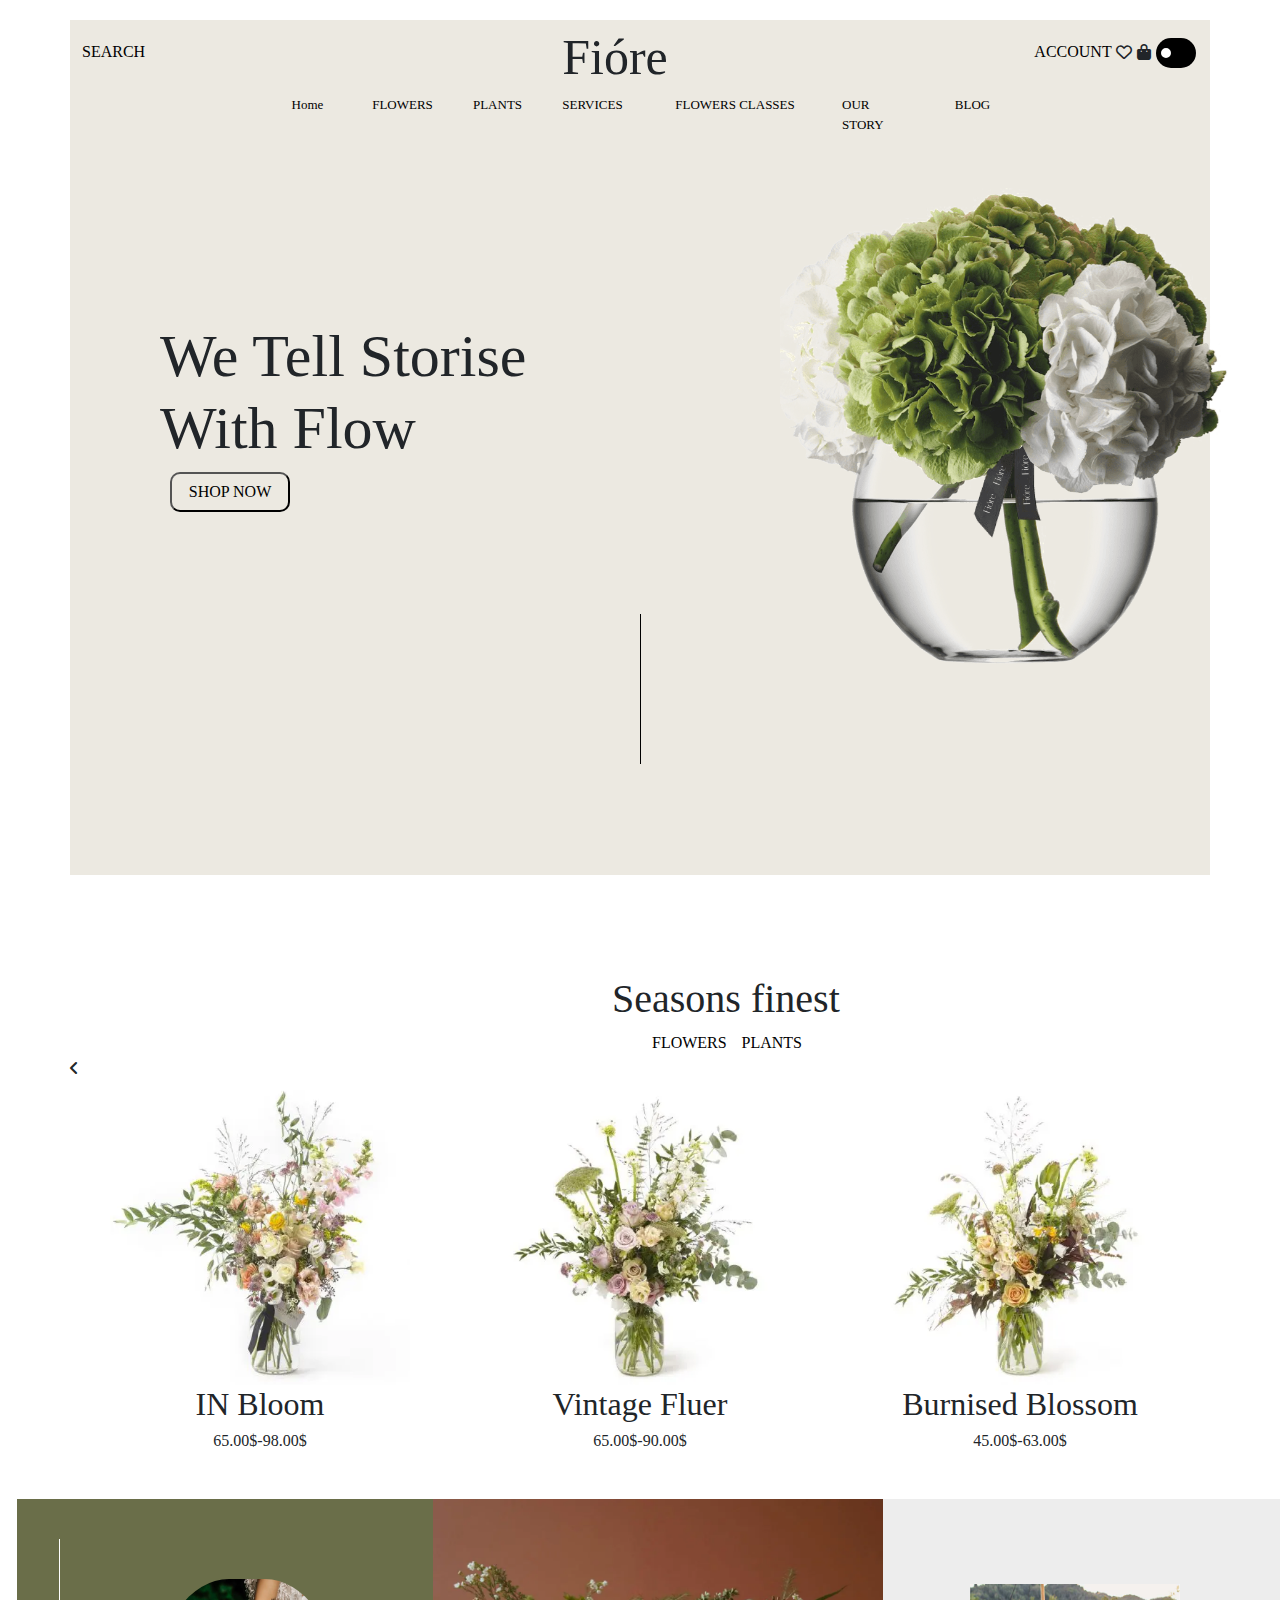
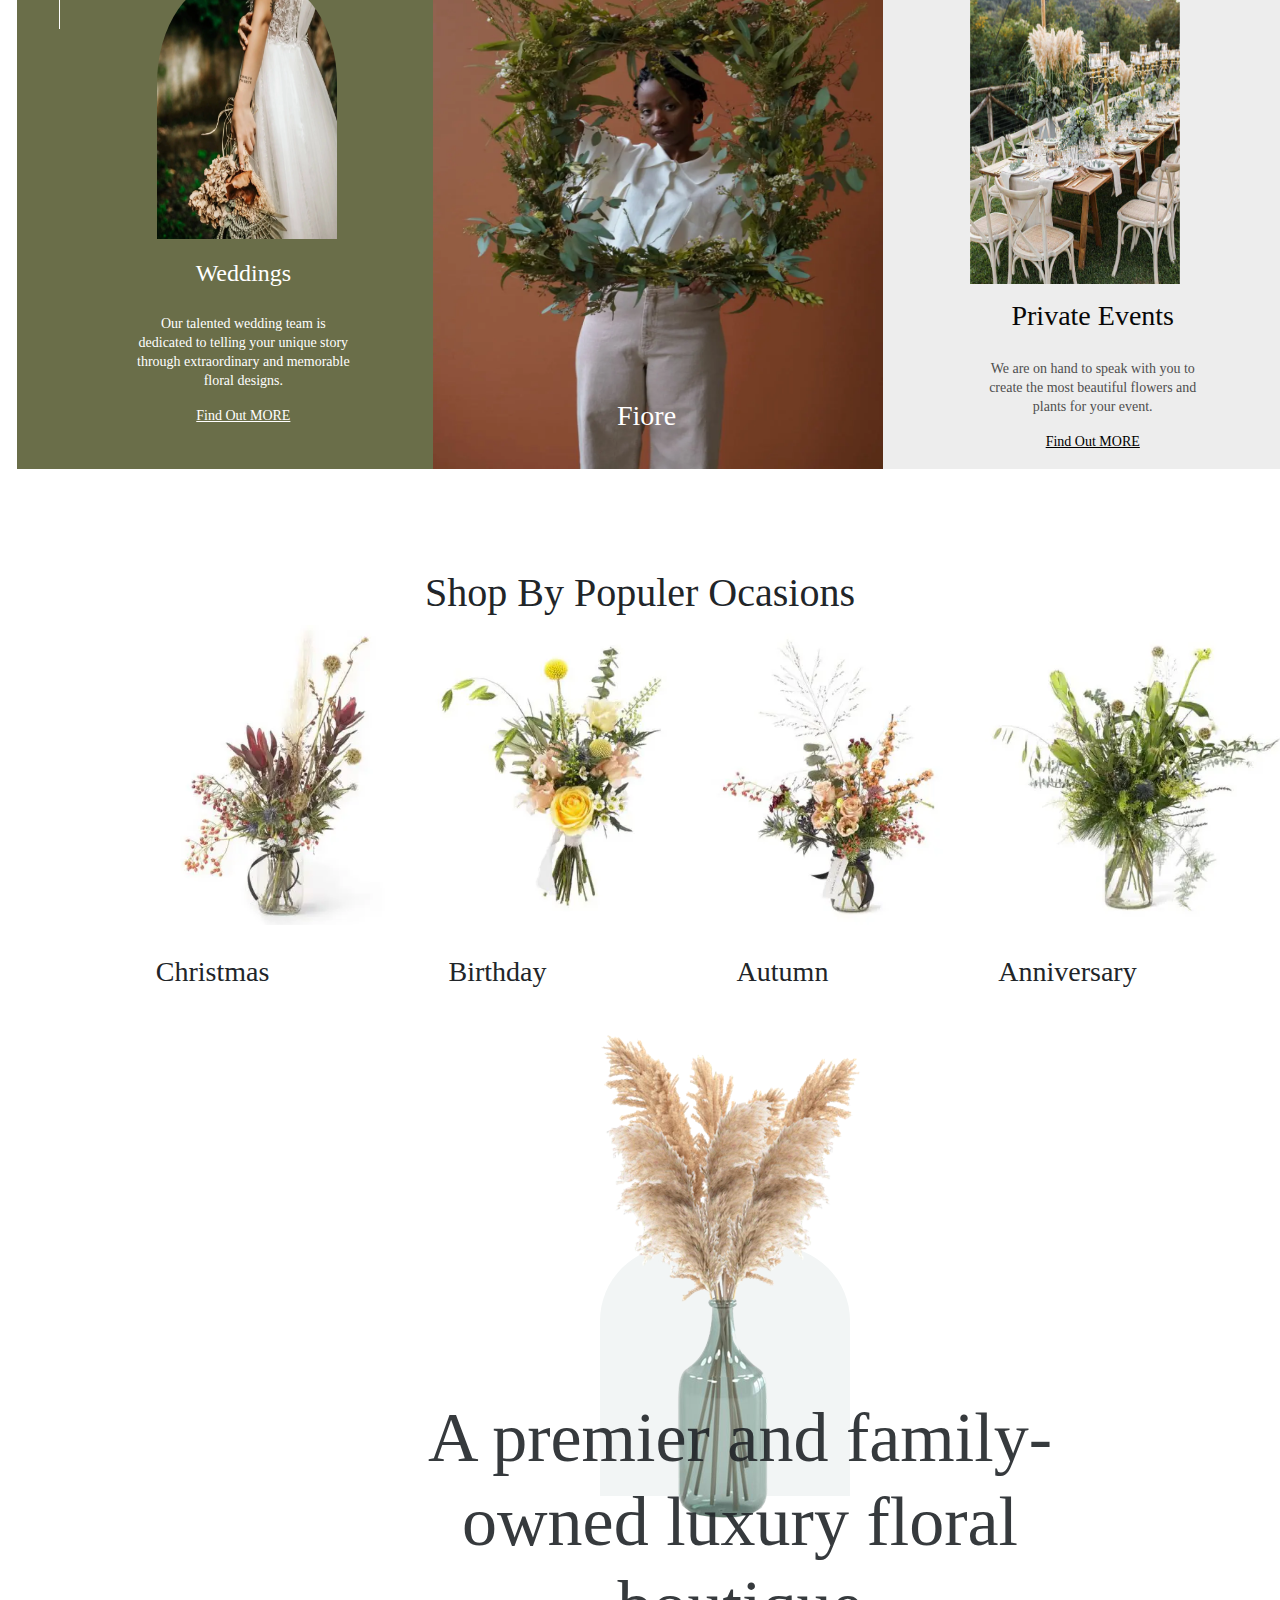
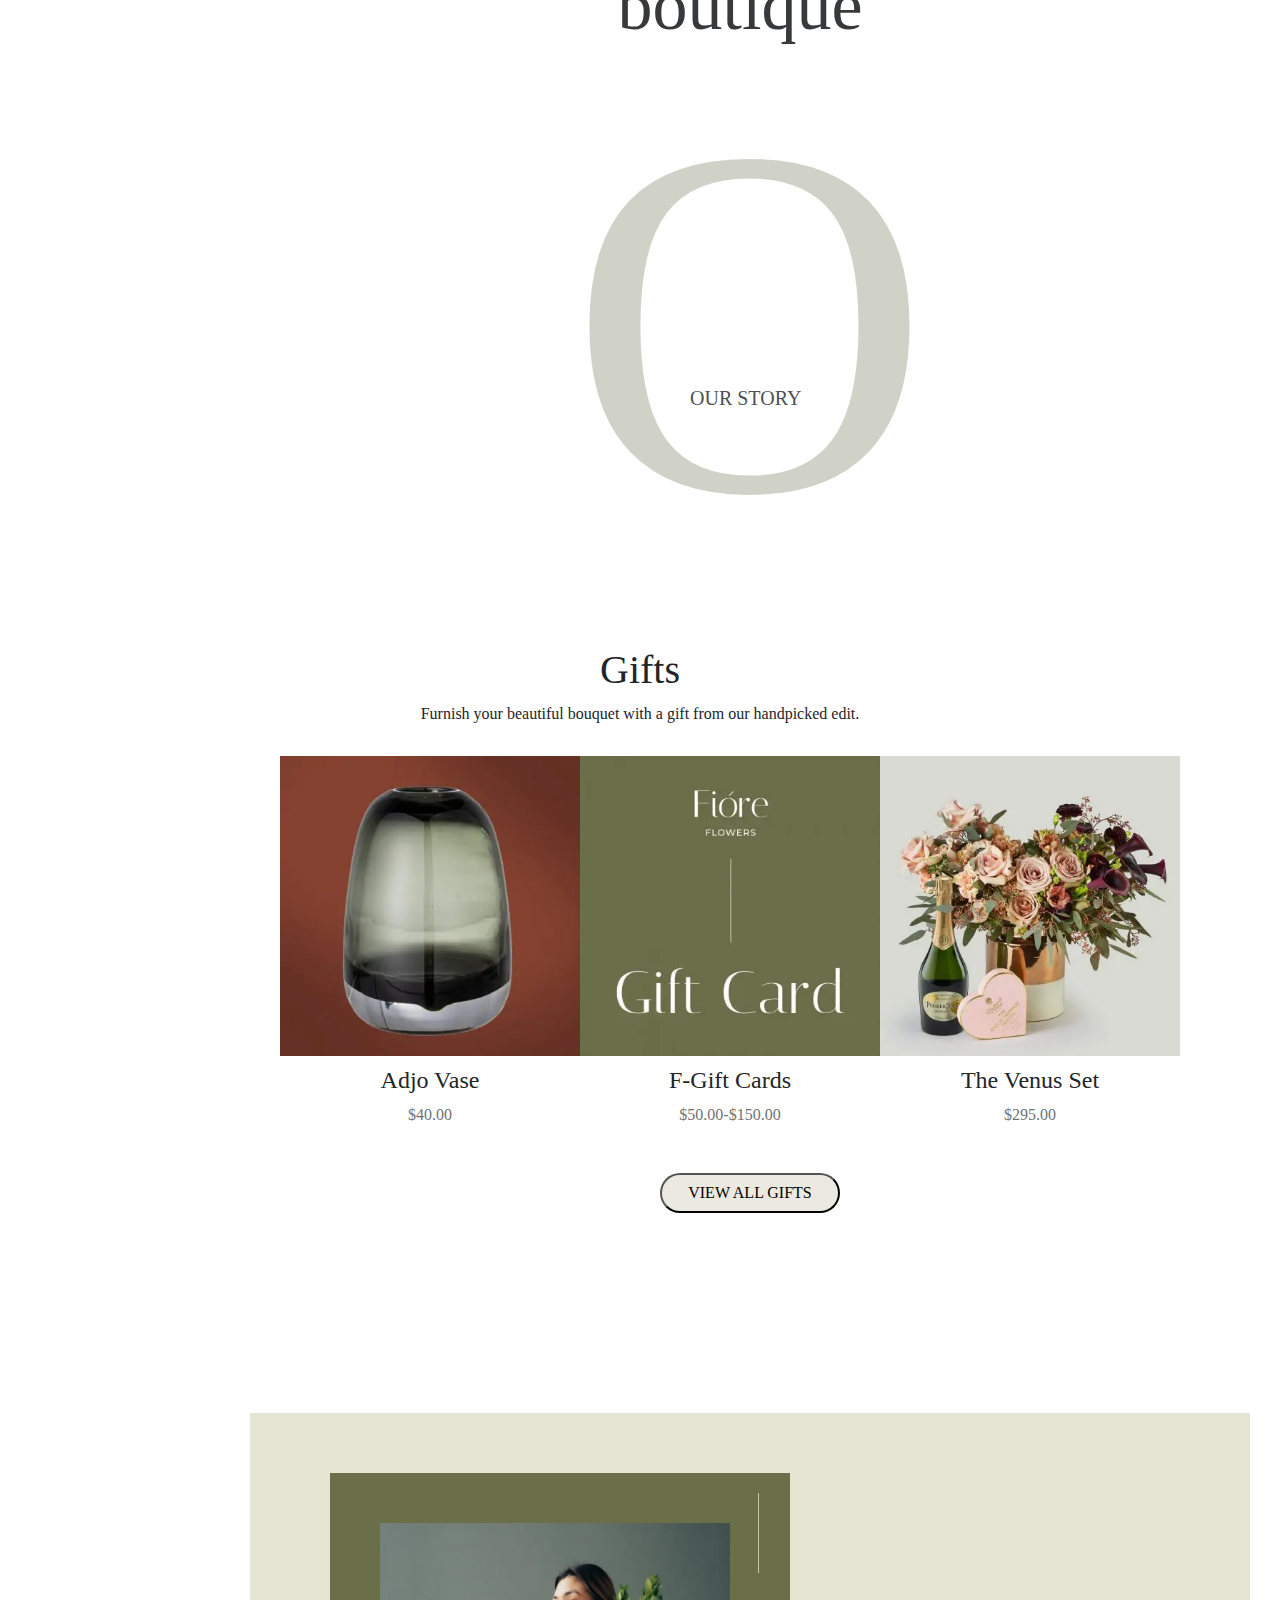
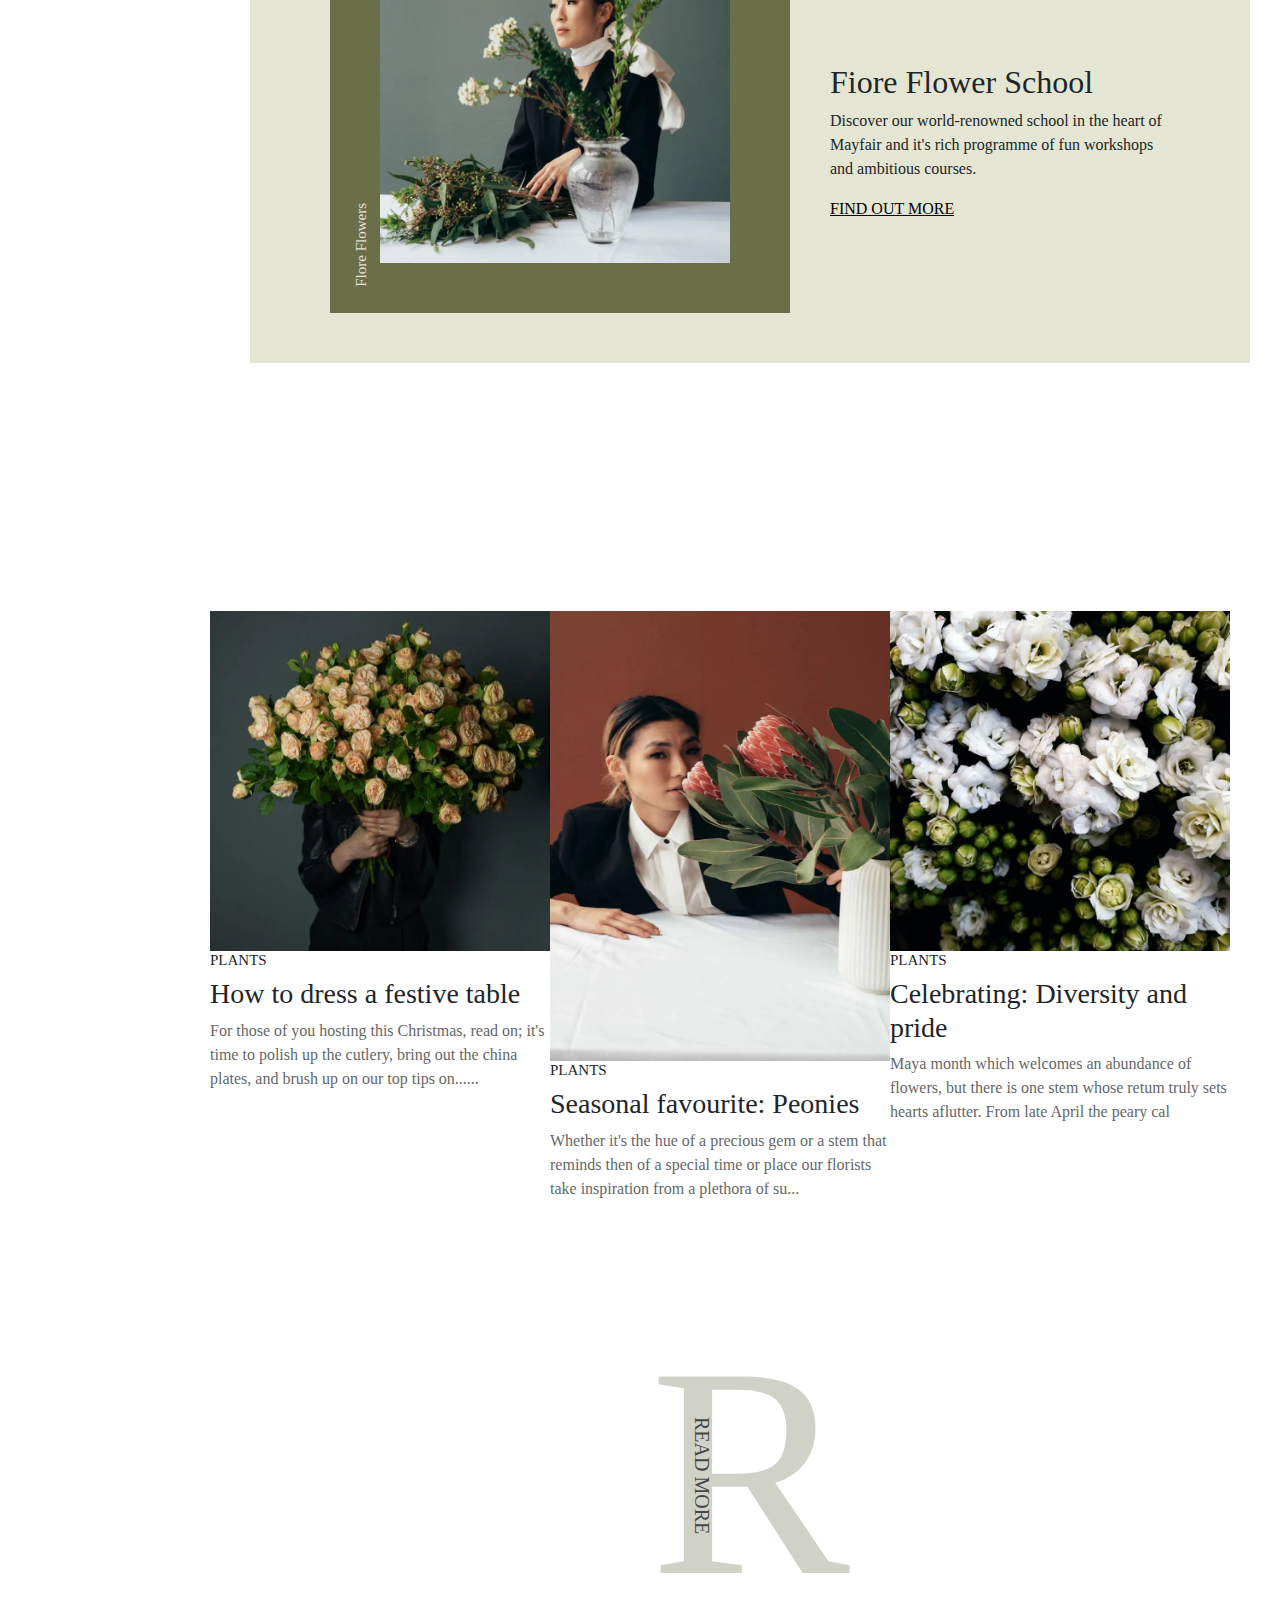
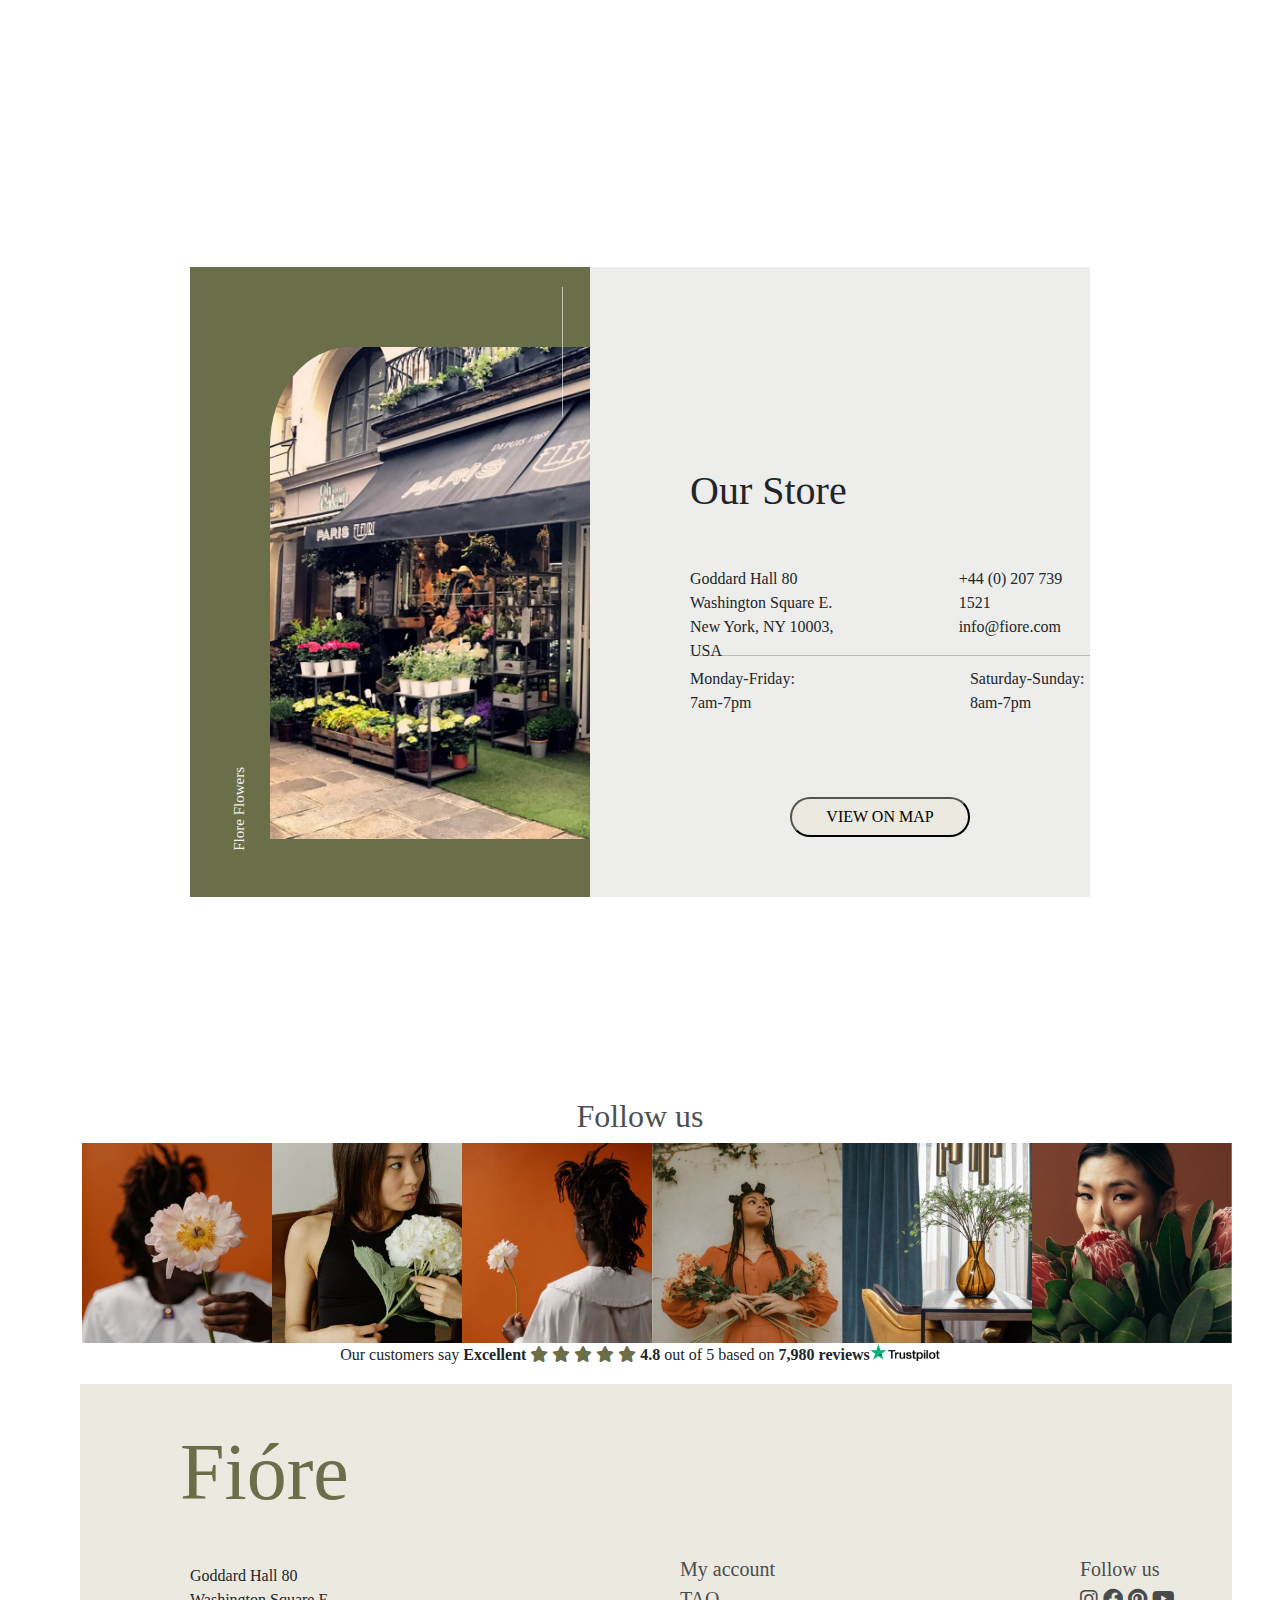
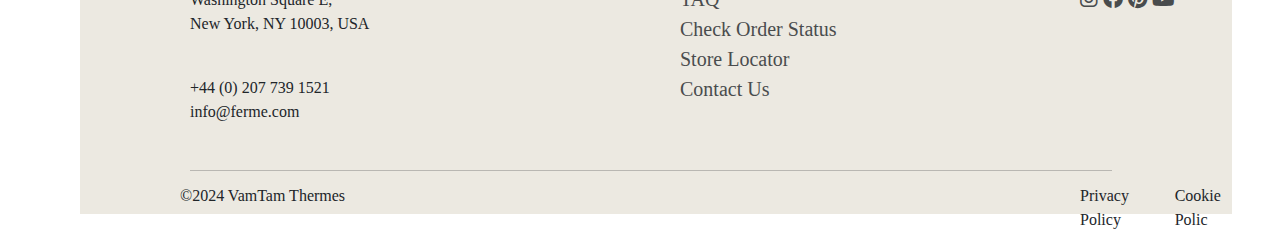
<file: index.html>
<!DOCTYPE html>
<html lang="en">

<head>
    <meta charset="UTF-8">
    <meta name="viewport" content="width=device-width, initial-scale=1.0">
    <link rel="stylesheet" href="https://cdnjs.cloudflare.com/ajax/libs/font-awesome/6.0.0-beta3/css/all.min.css">
    <link rel="stylesheet" href="fiore.css">
    <link href="https://cdn.jsdelivr.net/npm/bootstrap@5.3.3/dist/css/bootstrap.min.css" rel="stylesheet"
        integrity="sha384-QWTKZyjpPEjISv5WaRU9OFeRpok6YctnYmDr5pNlyT2bRjXh0JMhjY6hW+ALEwIH" crossorigin="anonymous">
    <script src="https:////cdn.jsdelivr.net/npm/bootstrap@5.3.3/dist/js/bootstrap.bundle.min.js"
        integrity="sha384-YvpcrYf0tY3lHB60NNkmXc5s9fDVZLESaAA55NDzOxhy9GkcIdslK1eN7N6jIeHz"
        crossorigin="anonymous"></script>
    <title>Document</title>
</head>

<body>
    <section class="first container text-centerr" style="background-color: #ece9e1;">
        <div class="head row">
            <div style="margin-top: 20px;" class="col-lg-2"><a href="">SEARCH</a></div>
            <div class="fiore col-lg-2">Fióre</div>
            <div class="account col-lg-2">
                <a href="" style="margin-top: 20px;" data-bs-toggle="modal" data-bs-target="#exampleModal">ACCOUNT</a>
                <!--  trigger modal -->
                <div class="modal fade" id="exampleModal" tabindex="-1" aria-labelledby="exampleModalLabel"
                    aria-hidden="true">
                    <div class="modal-dialog">
                        <div class="modal-content">
                            <div class="modal-header">
                                <h1 class="modal-title new fs-5" id="exampleModalLabel">Create a new account</h1>
                                <button type="button" class="btn-close" data-bs-dismiss="modal"
                                    aria-label="Close"></button>
                            </div>
                            <div class="modal-body">
                                <form class="row g-3 needs-validation" novalidate>
                                    <div class="col-md-4">
                                        <label for="validationCustom01" class="form-label">First name</label>
                                        <input type="text" class="form-control" id="validationCustom01" value="Mark"
                                            required>
                                        <div class="valid-feedback">
                                            Looks good!
                                        </div>
                                    </div>
                                    <div class="col-md-4">
                                        <label for="validationCustom02" class="form-label">Last name</label>
                                        <input type="text" class="form-control" id="validationCustom02" value="Otto"
                                            required>
                                        <div class="valid-feedback">
                                            Looks good!
                                        </div>
                                    </div>
                                    <div class="col-md-4">
                                        <label for="validationCustomUsername" class="form-label">Username</label>
                                        <div class="input-group has-validation">
                                            <span class="input-group-text" id="inputGroupPrepend">@</span>
                                            <input type="text" class="form-control" id="validationCustomUsername"
                                                aria-describedby="inputGroupPrepend" required>
                                            <div class="invalid-feedback">
                                                Please choose a username.
                                            </div>
                                        </div>
                                    </div>
                                    <div class="col-md-6">
                                        <label for="validationCustom03" class="form-label">City</label>
                                        <input type="text" class="form-control" id="validationCustom03" required>
                                        <div class="invalid-feedback">
                                            Please provide a valid city.
                                        </div>
                                    </div>
                                    <div class="col-md-3">
                                        <label for="validationCustom04" class="form-label">State</label>
                                        <select class="form-select" id="validationCustom04" required>
                                            <option selected disabled value="">Choose...</option>
                                            <option>...</option>
                                        </select>
                                        <div class="invalid-feedback">
                                            Please select a valid state.
                                        </div>
                                    </div>
                                    <div class="col-12">
                                        <div class="form-check">
                                            <input class="form-check-input" type="checkbox" value="" id="invalidCheck"
                                                required>
                                            <label class="form-check-label" for="invalidCheck">
                                                Agree to terms and conditions
                                            </label>
                                            <div class="invalid-feedback">
                                                You must agree before submitting.
                                            </div>
                                            <div>
                                                People who use our service may have uploaded your contact information to <br>
                                                Facebook. Learn more. <br>
                                                By clicking Sign Up, you agree to our Terms, Privacy Policy and Cookies <br>
                                                Policy. You may receive SMS notifications from us and can opt out at any <br>
                                                time.
                                            </div>
                                        </div>
                                    </div>
                                    <div class="col-12">
                                        <button class="btn btn-success" type="submit">Sign Up</button>
                                    </div>
                                </form>
                            </div>
                            <div class="modal-footer">
                                <button type="button" class="btn btn-secondary" data-bs-dismiss="modal">Close</button>
                                <button type="button" class="btn btn-primary">Save changes</button>
                            </div>
                        </div>
                    </div>
                </div>
                <!--  trigger modal -->
                <i class="fa-regular fa-heart" style="margin-top: 24px;"></i>
                <i class="fa-solid fa-bag-shopping style=" style="margin-top: 24px;"></i>
                <input type="checkbox" id="checkboxInput">
                <label for="checkboxInput" class="toggleSwitch">
                </label>
            </div>
        </div>
        <div class="content row">
            <a href="" class="content13 col-lg-1 col-md-1">Home</a>
            <a href="" class="content13 col-lg-1 col-md-1">FLOWERS</a>
            <a href="" class="content13 col-lg-1 col-md-1">PLANTS</a>
            <a href="" class="content13 col-lg-1 col-md-1">SERVICES</a>
            <a href="" class="content13 col-lg-2 col-md-3">FLOWERS CLASSES</a>
            <a href="" class="content13 col-lg-1 col-md-3">OUR STORY</a>
            <a href="" class="content13 col-lg-1 col-md-1">BLOG</a>
        </div>
        <div class="we-shop ">
            <div class="flow col">
                <h4 class="We-Tell"> We Tell Storise <br> With Flow</h4>
                <button class="shop">SHOP NOW</button>
            </div>
            <div style="margin-left: 730px;" class="img1 col">
                <img src="imgs/img03.png" width="450px" height="500px">
            </div>
            <div class="vertical-line"></div>
        </div>
    </section>
    <!-- 1111111111111111111111111111111111111111111111111111 -->
    <section class="container text-centerr">
        <h3 class="Seasons">Seasons finest</h3>
        <div class="flower-plants">
            <a href="" class="flower">FLOWERS</a>
            <a href="" class="plants">PLANTS</a>
        </div>
        <i class="fa-solid fa-angle-right row" style="margin-left: 1300px;"></i>
        <i class="fa-solid fa-angle-left row" style="margin-right: 100px;"></i>
        <div class="row Bloom">
            <div class="col-lg-4 col-md-6 img040">
                <img src="imgs/img04.webp" width="300px" alt="">
                <h2>IN Bloom</h2>
                <h6>65.00$-98.00$</h6>
            </div>
            <div class="col-lg-4 col-md-3 img050">
                <img src="imgs/img05.webp" width="300px" alt="">
                <h2>Vintage Fluer</h2>
                <h6>65.00$-90.00$</h6>
            </div>
            <div class="col-lg-4 col-md-3 img060">
                <img src="imgs/img06.webp" width="300px" alt="">
                <h2>Burnised Blossom</h2>
                <h6>45.00$-63.00$</h6>
            </div>
        </div>
    </section>
    <!-- 22222222222222222222222222222222222 -->
    <section class="wedding">
        <div class="weddings">
            <div class="img08">
                <div class="vertical-line2"></div>
                <img src="imgs/img08.webp" width="180px" height="260px" class="img00" alt="">
                <div class="word">
                    <h4>Weddings</h4> <br>
                    <p>Our talented wedding team is <br> dedicated to telling your unique story <br> through
                        extraordinary and memorable <br> floral designs.</p>
                    <a href="" style="color :white ;">Find Out MORE</a>
                </div>
            </div>
            <div>
                <img src="imgs/img09.webp" width="450px" height="570px" class="img09">
                <h3 class="fiore2">Fiore</h3>
                <h5 class="flore-fl">Flore Flowers</h5>
                <div class="vertical-line3"></div>
            </div>
            <div class="img111">
                <img src="imgs/img11.jpg" width="250px" height="350px" class="img11">
                <div class="private">
                    <h3>Private Events</h3> <br>
                    <p style="color: #4f4f4f;">We are on hand to speak with you to <br> create the most beautiful
                        flowers and <br> plants for your event.</p>
                    <a href="" style="color: black;">Find Out MORE</a>
                </div>
            </div>
        </div>
    </section>
    <!-- 3333333333333333333333333333333333333333 -->
    <section >
        <h1 class="shop-by">Shop By Populer Ocasions</h1>
        <div class="container text-center ">
            <div class="row img12">
                <div class="col col-xs-12 col-sm-6 col-md-4 col-lg-2 img122">
                    <img src="imgs/img12.webp" width="300px">
                    <h3 style=" margin-top : 30px ">Christmas</h3>
                </div>
                <div class="col col-xs-12 col-sm-6 col-md-4 col-lg-2 img133">
                    <img src="imgs/img13.webp" width="300px">
                    <h3 style=" margin-top : 30px ">Birthday</h3>
                </div>
                <div class="col col-xs-12 col-sm-6 col-md-4 col-lg-2 img144">
                    <img src="imgs/img14.webp" width="300px">
                    <h3 style=" margin-top : 30px ">Autumn</h3>
                </div>
                <div class="col col-xs-12 col-sm-6 col-md-4 col-lg-2 img155">
                    <img src="imgs/img15.webp" width="300px">
                    <h3 style=" margin-top : 30px ">Anniversary</h3>
                </div>
            </div>
        </div>
    </section>
    <!-- 444444444444444444444444444444444444444 -->
    <section>
        <div class="img166">
            <img src="imgs/img16.png" class="img16">
            <h4 class="premier">A premier and family- <br> owned luxury floral <br> boutique</h4>
            <span class="oooooo">O</span>
            <h5 class="story-our">OUR STORY</h5>
        </div>
    </section>
    <!-- 555555555555555555555555555555555555555 -->
    <section class="gifts">
        <div class="Furnish">
            <h1>Gifts</h1>
            <p>Furnish your beautiful bouquet with a gift from our handpicked edit.</p>
        </div>
        <div class="img17">
            <div class="img177">
                <img src="imgs/img17.webp" width="300px">
                <h4 style="margin-top: 10px;">Adjo Vase</h4>
                <p style="color: #727271;">$40.00</p>
            </div>
            <div class="img188">
                <img src="imgs/img18.webp" width="300px">
                <h4 style="margin-top: 10px;">F-Gift Cards</h4>
                <p style="color: #727271;">$50.00-$150.00</p>
            </div>
            <div class="img199">
                <img src="imgs/img19.webp" width="300px">
                <h4 style="margin-top: 10px;">The Venus Set</h4>
                <p style="color: #727271;">$295.00</p>
            </div>
        </div>
        <div>
            <button class="view-all">VIEW ALL GIFTS</button>
        </div>
    </section>
    <!-- 66666666666666666666666666666666666666 -->
    <section class="fiore-flower-school">
        <div class="flower-school">
            <div class="img200">
                <div class="vertical-line4"></div>
                <img src="imgs/img20.webp" width="350px" height="340px" class="img20">
                <h5 class="flore-flowers">Flore Flowers</h5>
            </div>
            <div class="discover">
                <h2>Fiore Flower School</h2>
                <p>Discover our world-renowned school in the heart of <br> Mayfair and it's rich programme of fun
                    workshops <br> and ambitious courses.</p>
                <a href="" style="color: black">FIND OUT MORE</a>
            </div>
        </div>
    </section>
    <!-- 77777777777777777777777777777777777777777 -->
    <section>
        <h1 class="journal">The Journal</h1>
        <div class="Plants">
            <div class="how">
                <img src="imgs/img21.webp" width="340px">
                <h5 style="font-size: 15px;">PLANTS</h5>
                <h3>How to dress a festive table</h3>
                <p style="opacity: .7;">For those of you hosting this Christmas, read on; it's <br> time to polish up
                    the cutlery, bring out the china <br> plates, and brush up on our top tips on......</p>
            </div>
            <div class="Seasonal">
                <img src="imgs/img22.webp" width="340px" height="450px">
                <h5 style="font-size: 15px;">PLANTS</h5>
                <h3>Seasonal favourite: Peonies</h3>
                <p style="opacity: .7;">Whether it's the hue of a precious gem or a stem that <br> reminds then of a
                    special time or place our florists <br> take inspiration from a plethora of su...</p>
            </div>
            <div class="Celebrating">
                <img src="imgs/img23.jpg" width="340px">
                <h5 style="font-size: 15px;">PLANTS</h5>
                <h3>Celebrating: Diversity and pride</h3>
                <p style="opacity: .7;">Maya month which welcomes an abundance of <br> flowers, but there is one stem
                    whose retum truly sets <br> hearts aflutter. From late April the peary cal</p>
            </div>
        </div>
        <div style="position: relative;">
            <span class="read">R</span>
            <h5 class="read-more">READ MORE</h5>
        </div>
    </section>
    <!-- 99999999999999999999999999999999999999999999 -->
    <section>
        <div class="our-store">
            <div class="img24">
                <img src="imgs/img24.jpg" width="400px" class="img244">
                <div class="vertical-line5"></div>
                <h5 class="flore-flowersss">Flore Flowers</h5>
            </div>
            <div class="goddard">
                <h1 class="last-word">Our Store</h1>
                <div style="display: flex;" class="Washington">
                    <div style="margin-right: 100px;">
                        <p>Goddard Hall 80 <br> Washington Square E. <br> New York, NY 10003, USA</p>
                    </div>
                    <div>
                        <p>+44 (0) 207 739 1521 <br> info@fiore.com</p>
                    </div>
                </div>
                <hr width="400px" class="hrrrrr">
                <div style="display: flex;" class="monday">
                    <div style="margin-right: 175px;">
                        <p>Monday-Friday: <br> 7am-7pm</p>
                    </div>
                    <div>
                        <p>Saturday-Sunday: <br> 8am-7pm</p>
                    </div>
                </div>
                <button class="view-on-map">VIEW ON MAP</button>
            </div>
        </div>
    </section>
    <!-- 100000000000000000000000000000000000000000 -->
    <section>
        <h2 class="follow">Follow us</h2>
        <div class="container ">
            <div class="row img25">
                <div class="col col-xs-12 col-sm-6 col-md-4 col-lg-2" >
                    <img src="imgs/img25.jpg" width="200px">
                </div>
                <div class="col col-xs-12 col-sm-6 col-md-4 col-lg-2" >
                    <img src="imgs/img26.jpg" width="200px">
                </div>
                <div class="col col-xs-12 col-sm-6 col-md-4 col-lg-2" >
                    <img src="imgs/img27.jpg" width="200px">
                </div>
                <div class="col col-xs-12 col-sm-6 col-md-4 col-lg-2" >
                    <img src="imgs/img28.jpg" width="200px">
                </div>
                <div class="col col-xs-12 col-sm-6 col-md-4 col-lg-2" >
                    <img src="imgs/img29.jpg" width="200px">
                </div>
                <div class="col col-xs-12 col-sm-6 col-md-4 col-lg-2" >
                    <img src="imgs/img30.jpg" width="200px">
                </div>
            </div>
        </div>
        <div class="container text centar">
            <div class="row excellent-reviews">
                <p>Our customers say <span class="excellent">Excellent</span> <span>
                    <i class="fa-solid fa-star"></i>
                    <i class="fa-solid fa-star"></i>
                    <i class="fa-solid fa-star"></i> 
                    <i class="fa-solid fa-star"></i>
                    <i class="fa-solid fa-star"></i>
                </span> <span class="four">4.8 </span>out of 5 based
                on <span class="reviewss1">7,980 reviews</span><span><img src="imgs/img32.png" width="70px"
                    style="margin-bottom: 7px;"></span></p>
                </div>
            </div>
        </section>
    <section class="goddard-hall">
        <h1 class="last-fiore">Fióre</h1>
        <div class="new-york">
            <p>
                Goddard Hall 80 <br> Washington Square E,<br> New York, NY 10003, USA
            </p> <br>
            <p>
                +44 (0) 207 739 1521 <br>
                info@ferme.com
            </p>
        </div>
        <div class="my-account">
            <p>
                My account <br> TAQ <br> Check Order Status <br> Store Locator <br> Contact Us
            </p>
        </div>
        <div class="follow-social">
            <div>
                Follow us
            </div>
            <div class="social">
                <i class="fa-brands fa-instagram"></i>
                <i class="fa-brands fa-facebook"></i>
                <i class="fa-brands fa-pinterest"></i>
                <i class="fa-brands fa-youtube"></i>
            </div>
        </div>
        <hr class="hama">
        <div class="VamTam">
            ©2024 VamTam Thermes
        </div>
        <div class="Cookie">
            <div class="Privacy">
                Privacy Policy
            </div>
            <div>
                Cookie Polic
            </div>
        </div>
    </section>









    <script src="https://cdn.jsdelivr.net/npm/@popperjs/core@2.11.8/dist/umd/popper.min.js"
        integrity="sha384-I7E8VVD/ismYTF4hNIPjVp/Zjvgyol6VFvRkX/vR+Vc4jQkC+hVqc2pM8ODewa9r"
        crossorigin="anonymous"></script>
    <script src="https://cdn.jsdelivr.net/npm/bootstrap@5.3.3/dist/js/bootstrap.min.js"
        integrity="sha384-0pUGZvbkm6XF6gxjEnlmuGrJXVbNuzT9qBBavbLwCsOGabYfZo0T0to5eqruptLy"
        crossorigin="anonymous"></script>
</body>

</html>
</file>
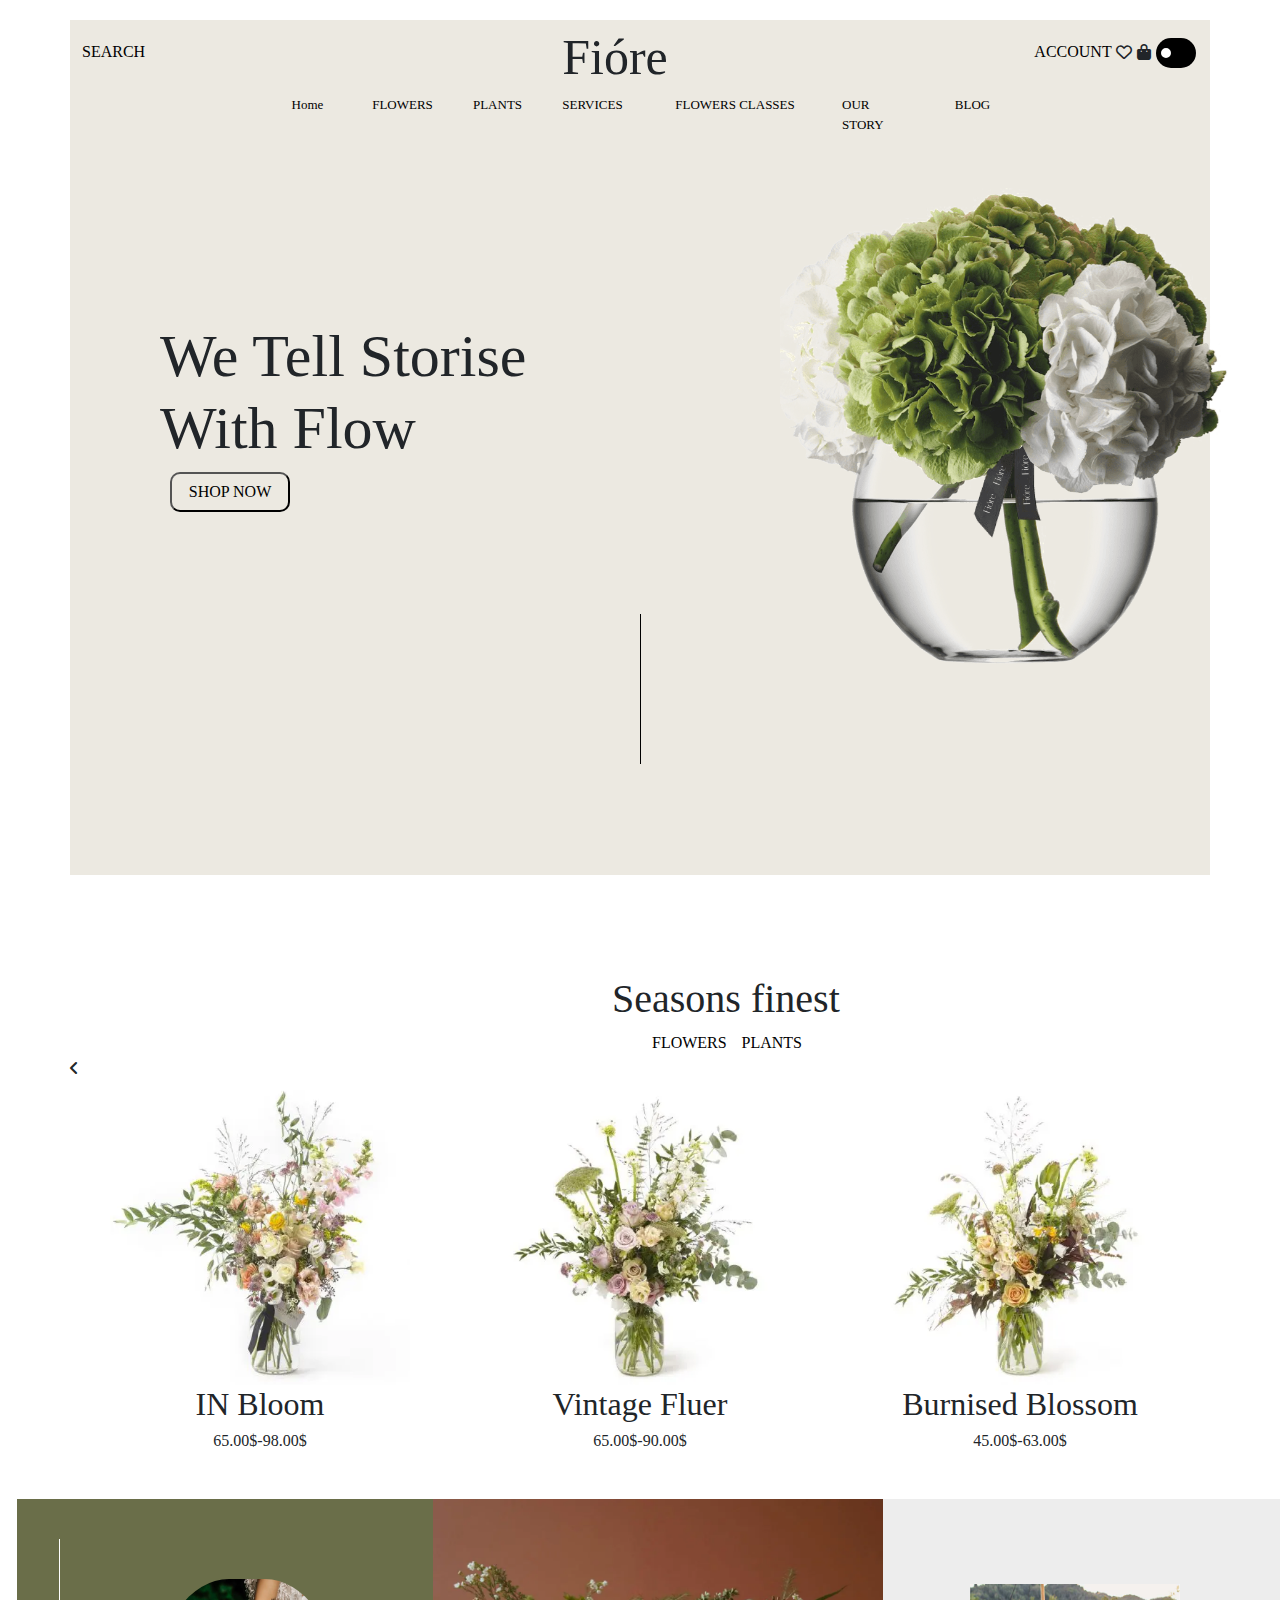
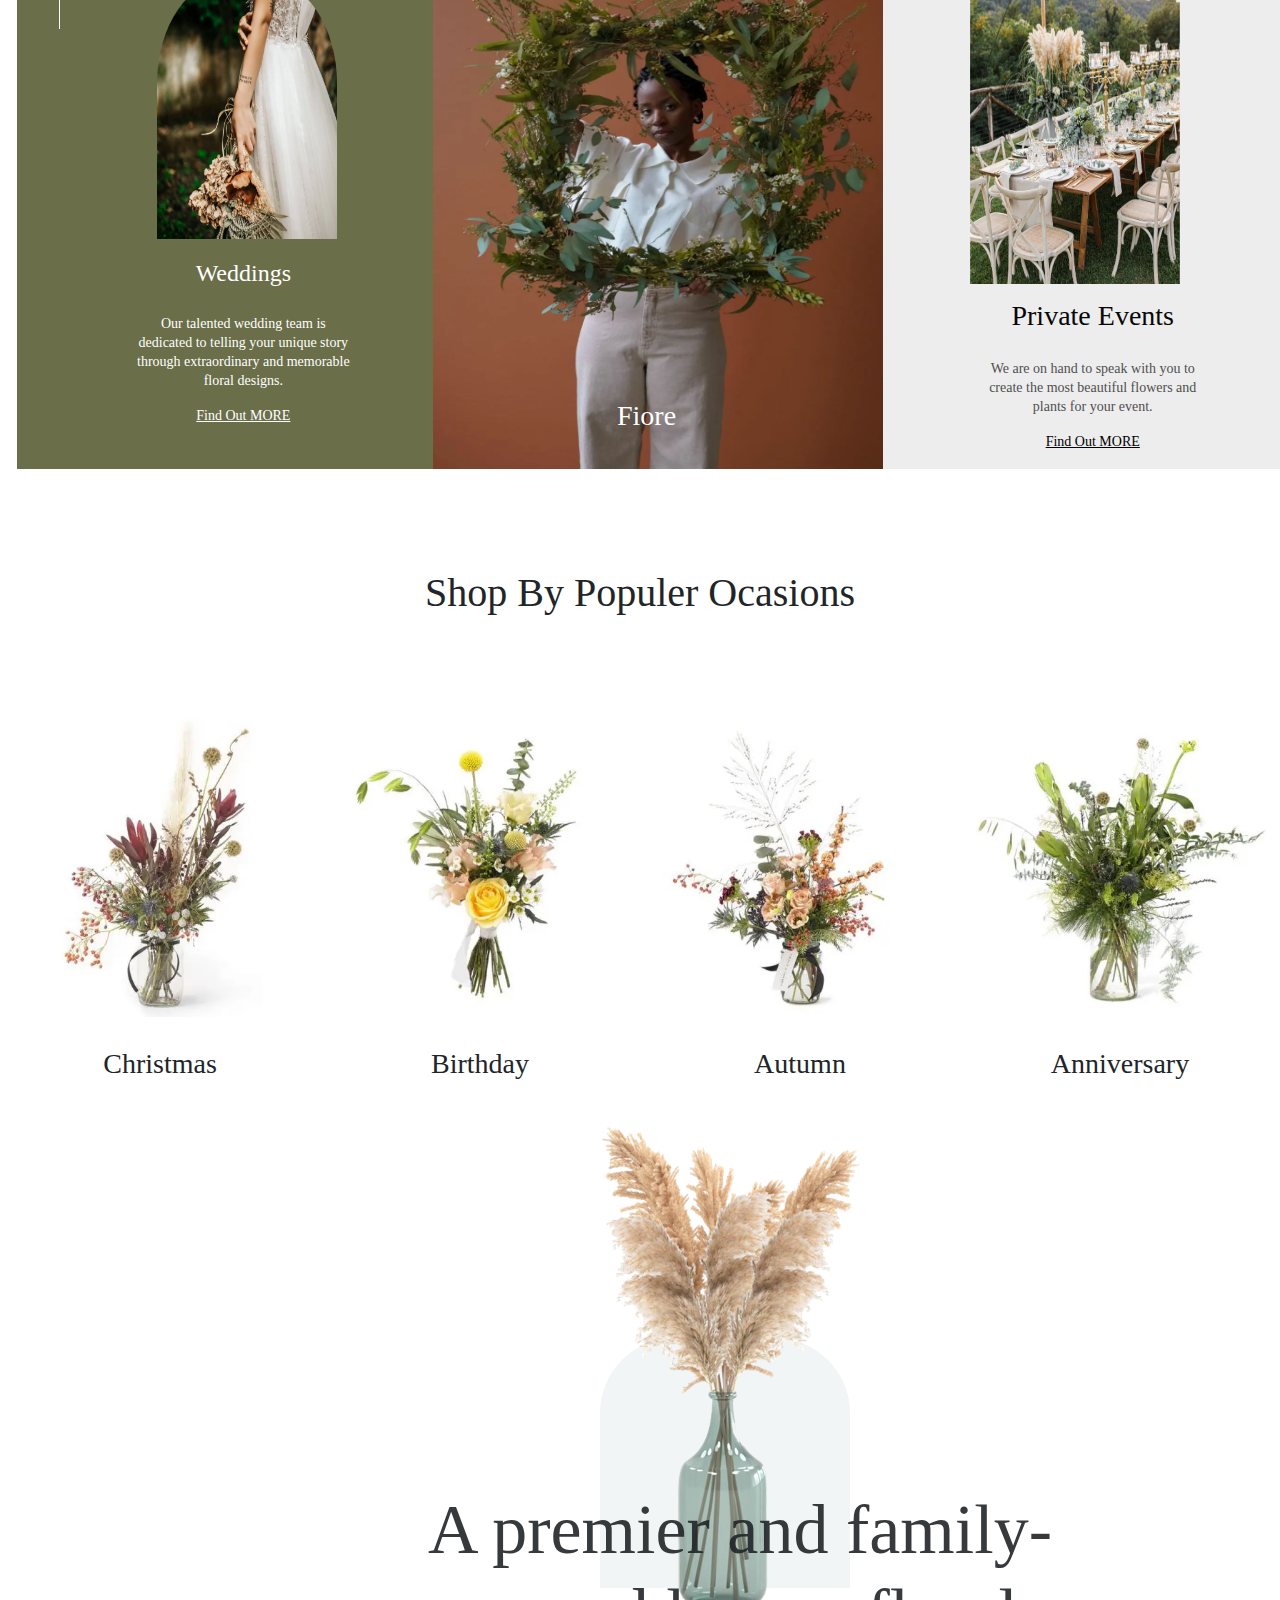
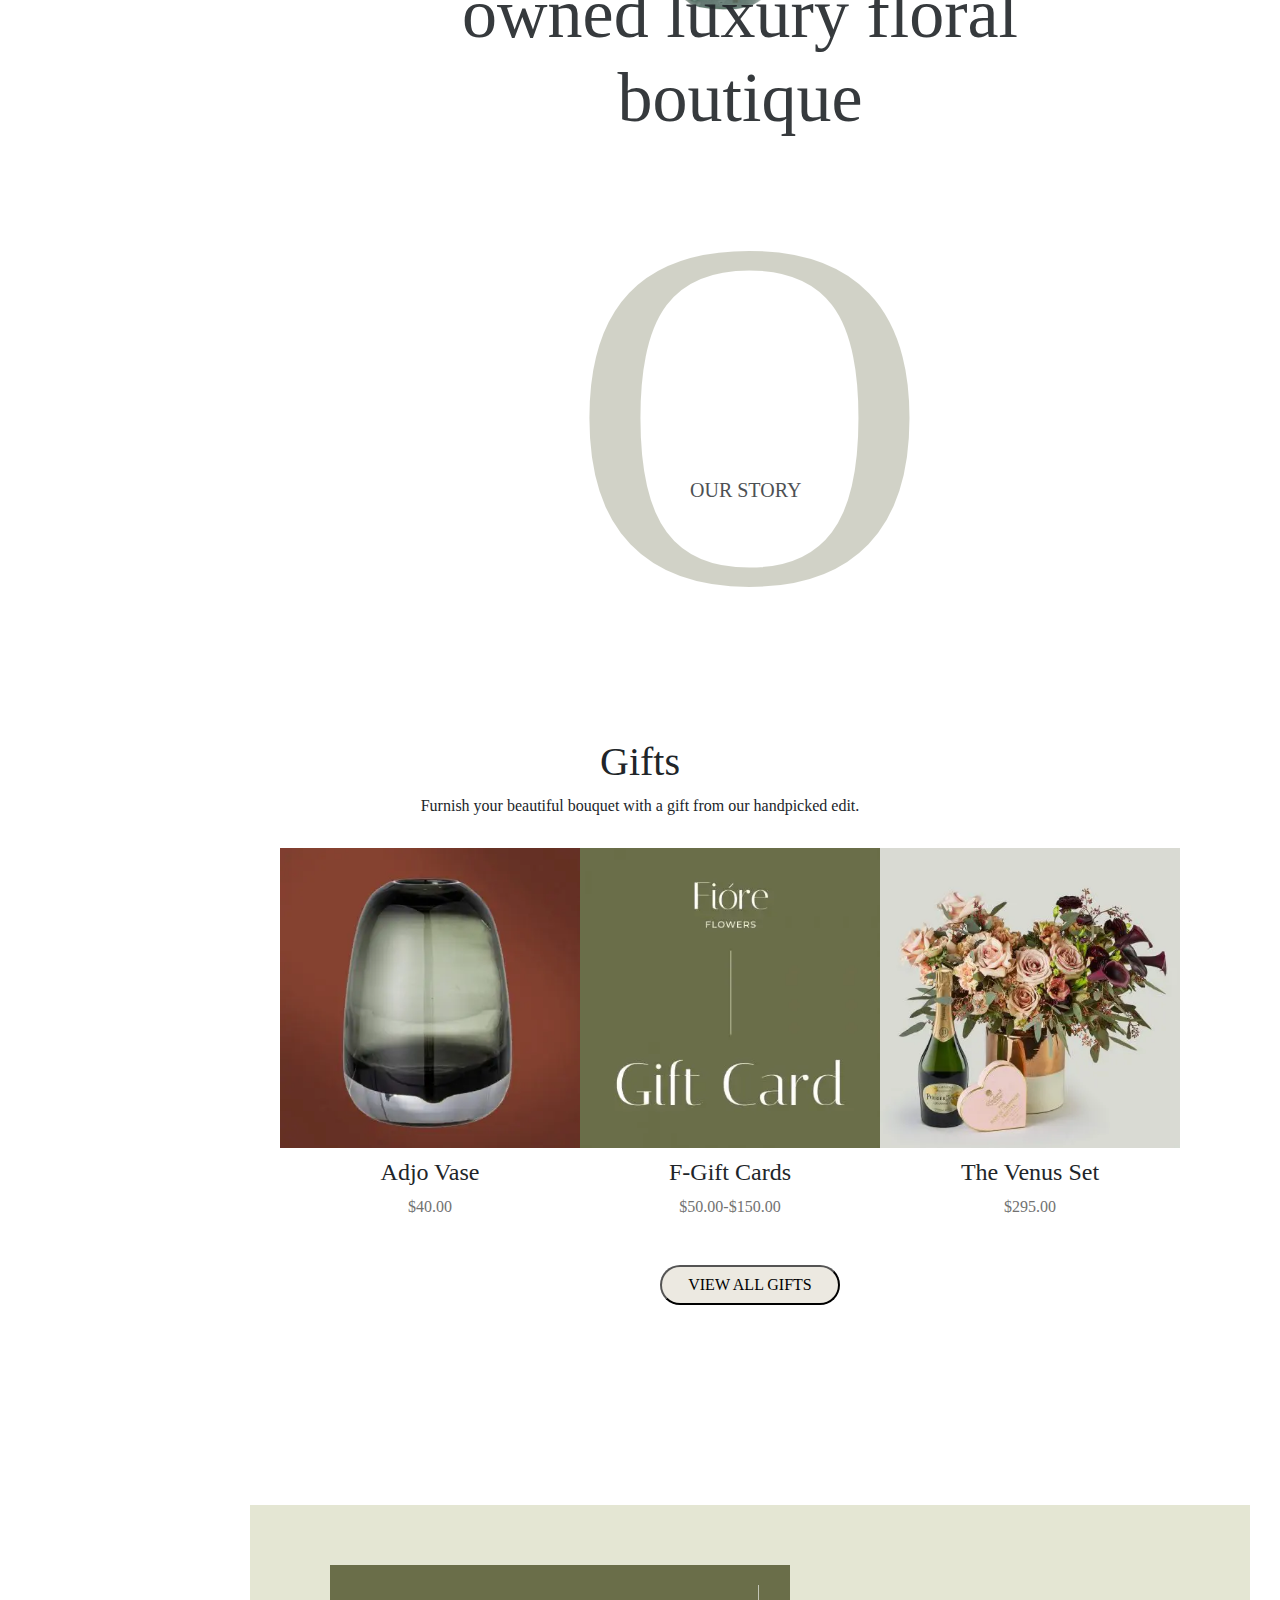
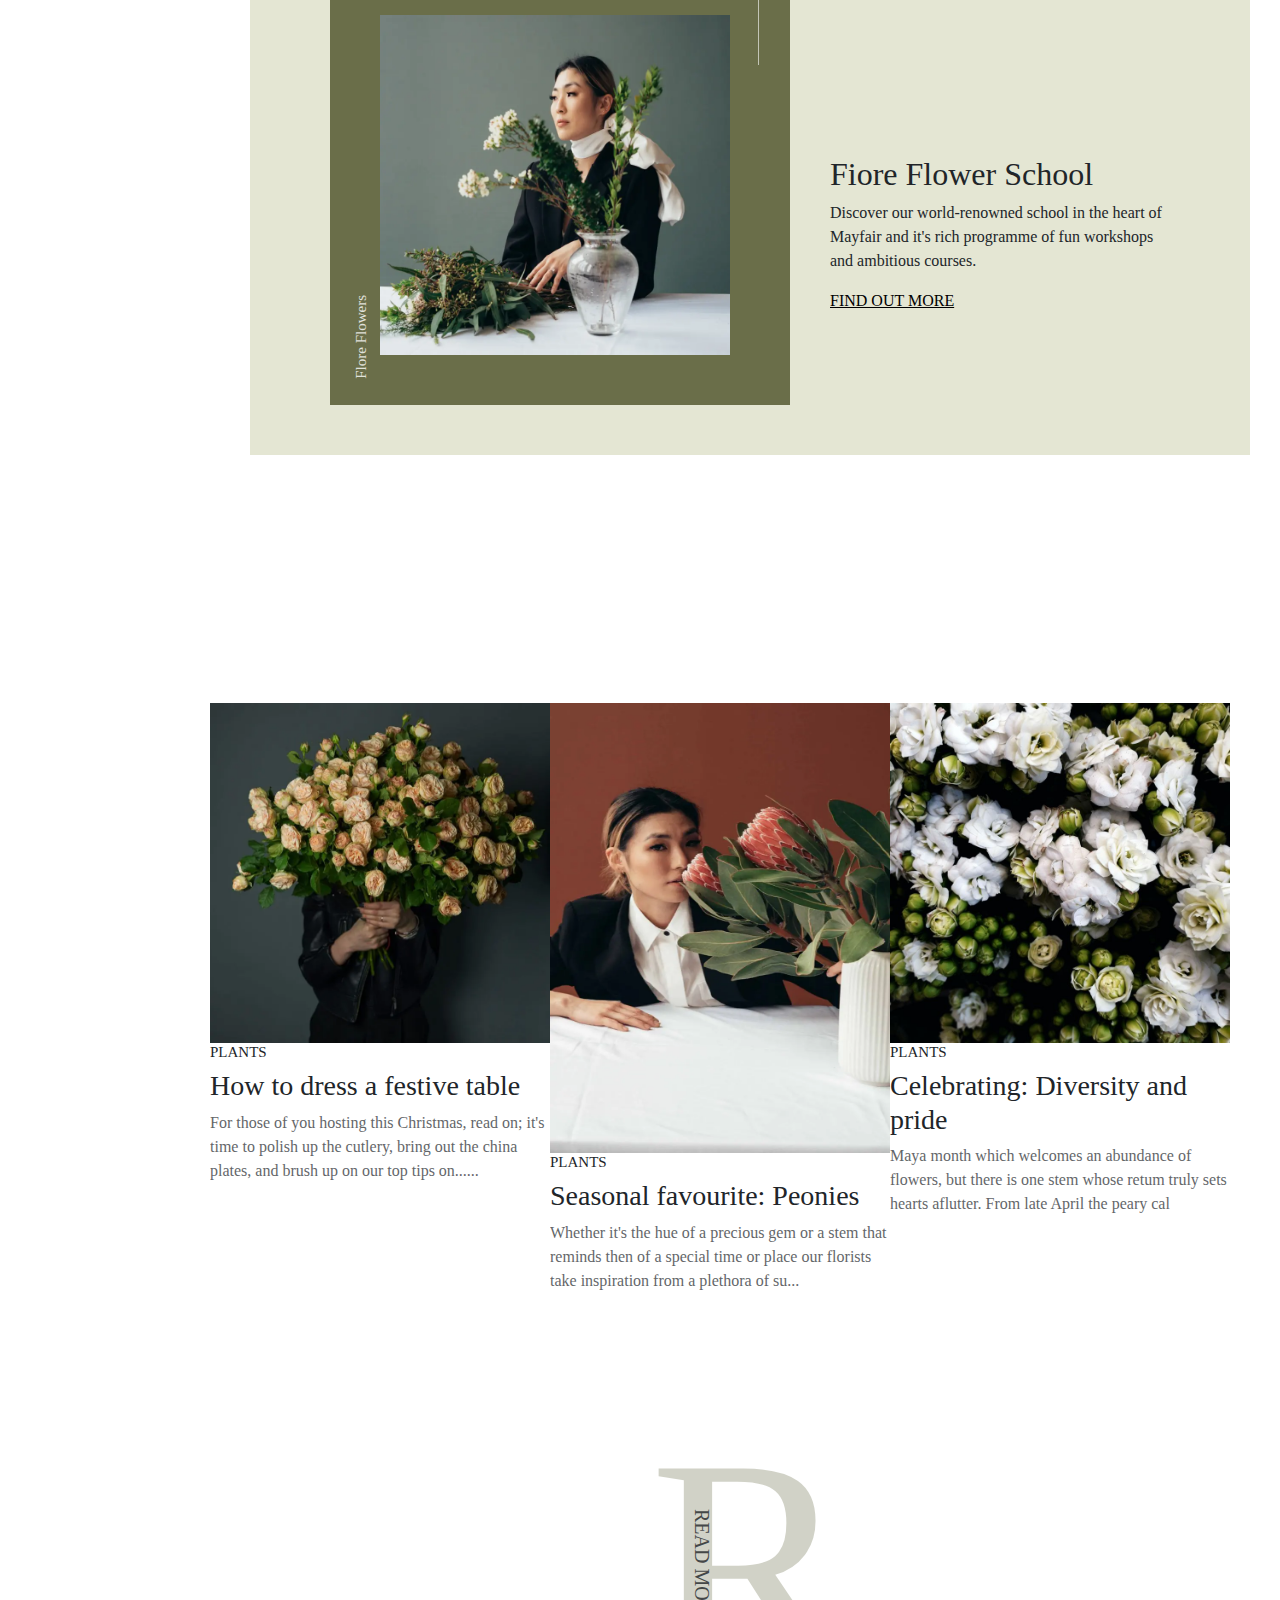
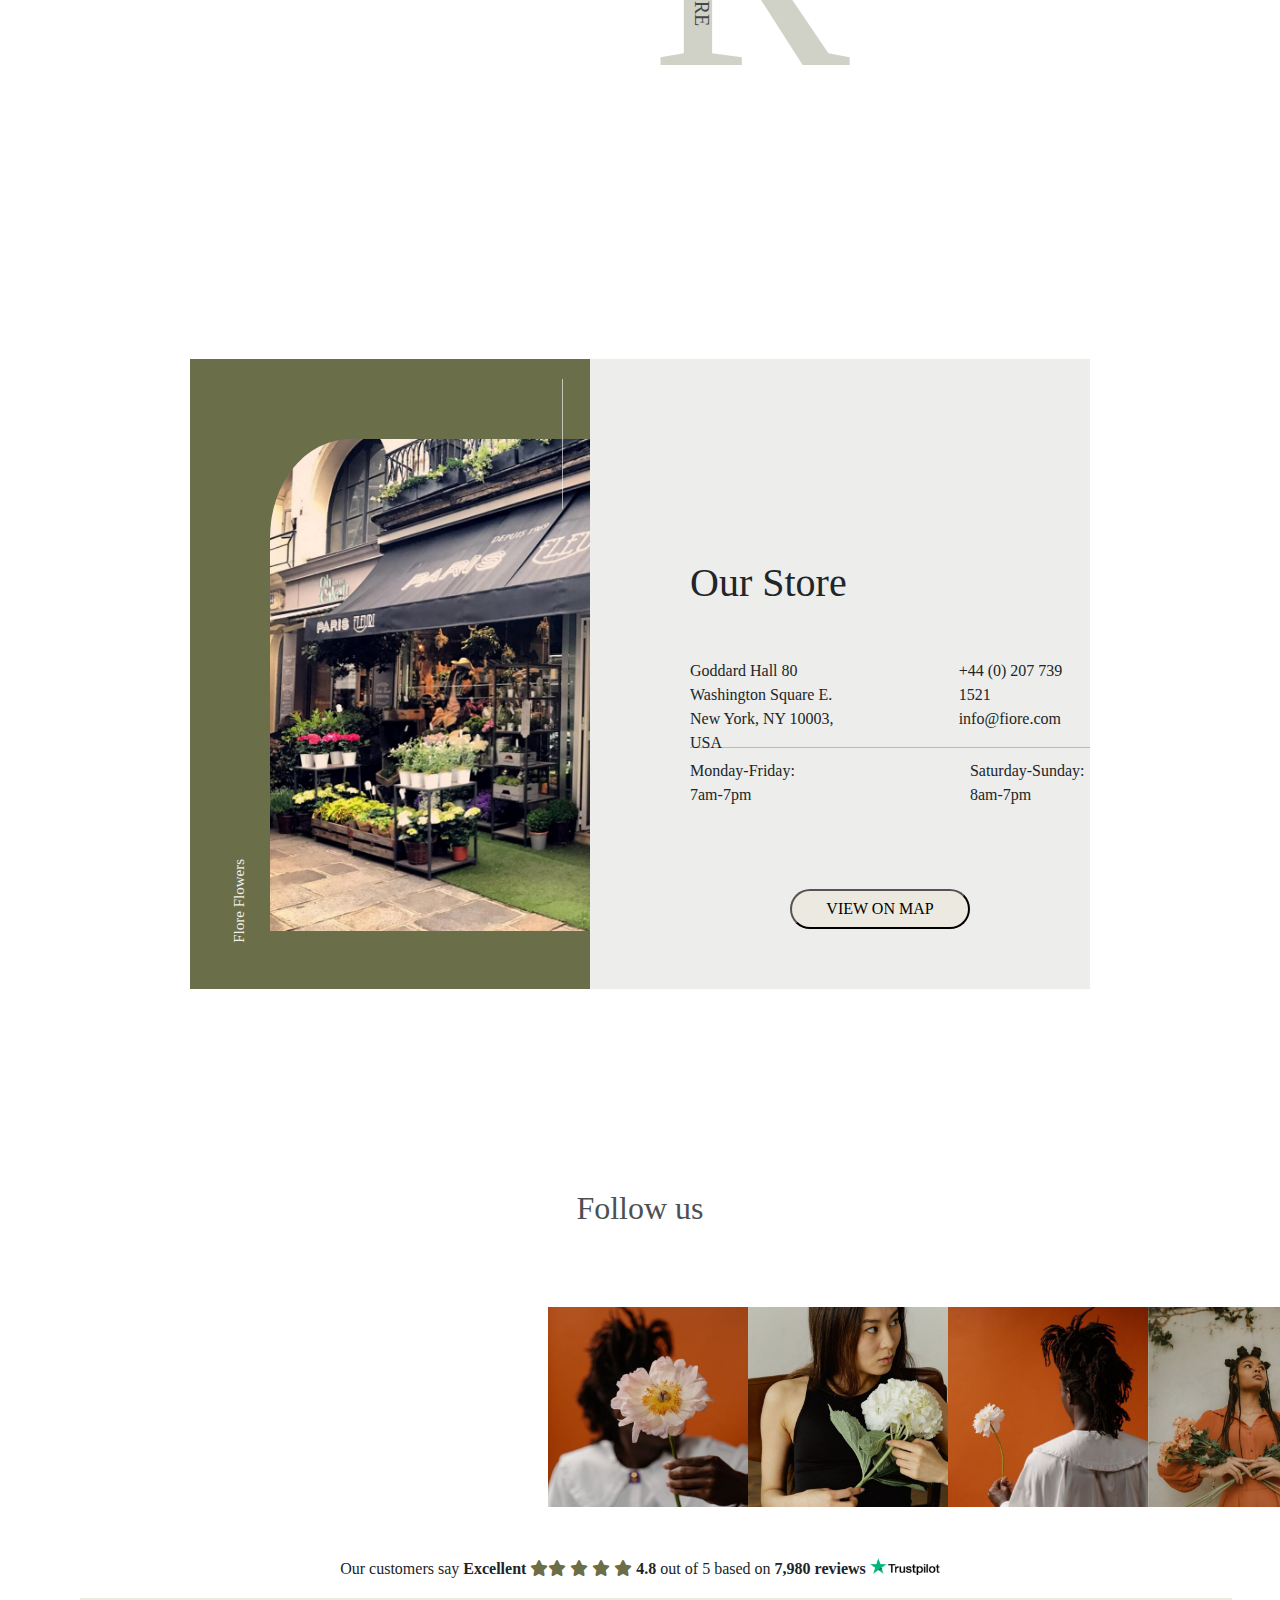
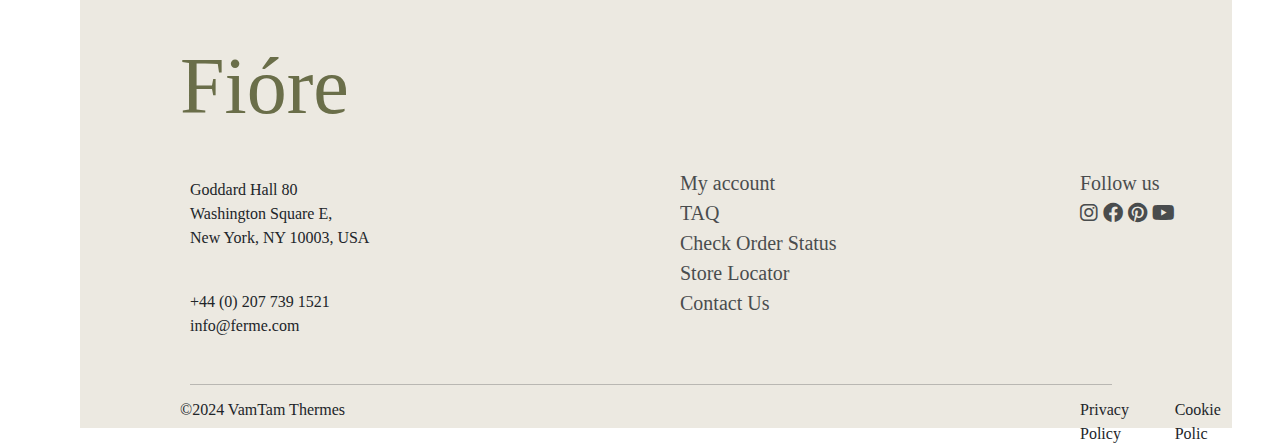
<file: fiore.html>
<!DOCTYPE html>
<html lang="en">

<head>
    <meta charset="UTF-8">
    <meta name="viewport" content="width=device-width, initial-scale=1.0">
    <link rel="stylesheet" href="https://cdnjs.cloudflare.com/ajax/libs/font-awesome/6.0.0-beta3/css/all.min.css">
    <link rel="stylesheet" href="fiore.css">
    <link href="https://cdn.jsdelivr.net/npm/bootstrap@5.3.3/dist/css/bootstrap.min.css" rel="stylesheet"
        integrity="sha384-QWTKZyjpPEjISv5WaRU9OFeRpok6YctnYmDr5pNlyT2bRjXh0JMhjY6hW+ALEwIH" crossorigin="anonymous">
    <script src="https:////cdn.jsdelivr.net/npm/bootstrap@5.3.3/dist/js/bootstrap.bundle.min.js"
        integrity="sha384-YvpcrYf0tY3lHB60NNkmXc5s9fDVZLESaAA55NDzOxhy9GkcIdslK1eN7N6jIeHz"
        crossorigin="anonymous"></script>
    <title>Document</title>
</head>

<body>
    <section class="first container text-centerr" style="background-color: #ece9e1;">
        <div class="head row">
            <div style="margin-top: 20px;" class="col-lg-2"><a href="">SEARCH</a></div>
            <div class="fiore col-lg-2">Fióre</div>
            <div class="account col-lg-2">
                <a href="" style="margin-top: 20px;" data-bs-toggle="modal" data-bs-target="#exampleModal">ACCOUNT</a>
                <!--  trigger modal -->
                <div class="modal fade" id="exampleModal" tabindex="-1" aria-labelledby="exampleModalLabel"
                    aria-hidden="true">
                    <div class="modal-dialog">
                        <div class="modal-content">
                            <div class="modal-header">
                                <h1 class="modal-title new fs-5" id="exampleModalLabel">Create a new account</h1>
                                <button type="button" class="btn-close" data-bs-dismiss="modal"
                                    aria-label="Close"></button>
                            </div>
                            <div class="modal-body">
                                <form class="row g-3 needs-validation" novalidate>
                                    <div class="col-md-4">
                                        <label for="validationCustom01" class="form-label">First name</label>
                                        <input type="text" class="form-control" id="validationCustom01" value="Mark"
                                            required>
                                        <div class="valid-feedback">
                                            Looks good!
                                        </div>
                                    </div>
                                    <div class="col-md-4">
                                        <label for="validationCustom02" class="form-label">Last name</label>
                                        <input type="text" class="form-control" id="validationCustom02" value="Otto"
                                            required>
                                        <div class="valid-feedback">
                                            Looks good!
                                        </div>
                                    </div>
                                    <div class="col-md-4">
                                        <label for="validationCustomUsername" class="form-label">Username</label>
                                        <div class="input-group has-validation">
                                            <span class="input-group-text" id="inputGroupPrepend">@</span>
                                            <input type="text" class="form-control" id="validationCustomUsername"
                                                aria-describedby="inputGroupPrepend" required>
                                            <div class="invalid-feedback">
                                                Please choose a username.
                                            </div>
                                        </div>
                                    </div>
                                    <div class="col-md-6">
                                        <label for="validationCustom03" class="form-label">City</label>
                                        <input type="text" class="form-control" id="validationCustom03" required>
                                        <div class="invalid-feedback">
                                            Please provide a valid city.
                                        </div>
                                    </div>
                                    <div class="col-md-3">
                                        <label for="validationCustom04" class="form-label">State</label>
                                        <select class="form-select" id="validationCustom04" required>
                                            <option selected disabled value="">Choose...</option>
                                            <option>...</option>
                                        </select>
                                        <div class="invalid-feedback">
                                            Please select a valid state.
                                        </div>
                                    </div>
                                    <div class="col-12">
                                        <div class="form-check">
                                            <input class="form-check-input" type="checkbox" value="" id="invalidCheck"
                                                required>
                                            <label class="form-check-label" for="invalidCheck">
                                                Agree to terms and conditions
                                            </label>
                                            <div class="invalid-feedback">
                                                You must agree before submitting.
                                            </div>
                                            <div>
                                                People who use our service may have uploaded your contact information to <br>
                                                Facebook. Learn more. <br>
                                                By clicking Sign Up, you agree to our Terms, Privacy Policy and Cookies <br>
                                                Policy. You may receive SMS notifications from us and can opt out at any <br>
                                                time.
                                            </div>
                                        </div>
                                    </div>
                                    <div class="col-12">
                                        <button class="btn btn-success" type="submit">Sign Up</button>
                                    </div>
                                </form>
                            </div>
                            <div class="modal-footer">
                                <button type="button" class="btn btn-secondary" data-bs-dismiss="modal">Close</button>
                                <button type="button" class="btn btn-primary">Save changes</button>
                            </div>
                        </div>
                    </div>
                </div>
                <!--  trigger modal -->
                <i class="fa-regular fa-heart" style="margin-top: 24px;"></i>
                <i class="fa-solid fa-bag-shopping style=" style="margin-top: 24px;"></i>
                <input type="checkbox" id="checkboxInput">
                <label for="checkboxInput" class="toggleSwitch">
                </label>
            </div>
        </div>
        <div class="content row">
            <a href="" class="content13 col-lg-1 col-md-1">Home</a>
            <a href="" class="content13 col-lg-1 col-md-1">FLOWERS</a>
            <a href="" class="content13 col-lg-1 col-md-1">PLANTS</a>
            <a href="" class="content13 col-lg-1 col-md-1">SERVICES</a>
            <a href="" class="content13 col-lg-2 col-md-3">FLOWERS CLASSES</a>
            <a href="" class="content13 col-lg-1 col-md-3">OUR STORY</a>
            <a href="" class="content13 col-lg-1 col-md-1">BLOG</a>
        </div>
        <div class="we-shop ">
            <div class="flow col">
                <h4 class="We-Tell"> We Tell Storise <br> With Flow</h4>
                <button class="shop">SHOP NOW</button>
            </div>
            <div style="margin-left: 730px;" class="img1 col">
                <img src="img03.png" width="450px" height="500px">
            </div>
            <div class="vertical-line"></div>
        </div>
    </section>
    <!-- 1111111111111111111111111111111111111111111111111111 -->
    <section class="container text-centerr">
        <h3 class="Seasons">Seasons finest</h3>
        <div class="flower-plants">
            <a href="" class="flower">FLOWERS</a>
            <a href="" class="plants">PLANTS</a>
        </div>
        <i class="fa-solid fa-angle-right row" style="margin-left: 1300px;"></i>
        <i class="fa-solid fa-angle-left row" style="margin-right: 100px;"></i>
        <div class="row Bloom">
            <div class="col-lg-4 col-md-6 img040">
                <img src="img04.webp" width="300px" alt="">
                <h2>IN Bloom</h2>
                <h6>65.00$-98.00$</h6>
            </div>
            <div class="col-lg-4 col-md-3 img050">
                <img src="img05.webp" width="300px" alt="">
                <h2>Vintage Fluer</h2>
                <h6>65.00$-90.00$</h6>
            </div>
            <div class="col-lg-4 col-md-3 img060">
                <img src="img06.webp" width="300px" alt="">
                <h2>Burnised Blossom</h2>
                <h6>45.00$-63.00$</h6>
            </div>
        </div>
    </section>
    <!-- 22222222222222222222222222222222222 -->
    <section class="wedding">
        <div class="weddings">
            <div class="img08">
                <div class="vertical-line2"></div>
                <img src="img08.webp" width="180px" height="260px" class="img00" alt="">
                <div class="word">
                    <h4>Weddings</h4> <br>
                    <p>Our talented wedding team is <br> dedicated to telling your unique story <br> through
                        extraordinary and memorable <br> floral designs.</p>
                    <a href="" style="color :white ;">Find Out MORE</a>
                </div>
            </div>
            <div>
                <img src="img09.webp" width="450px" height="570px" class="img09">
                <h3 class="fiore2">Fiore</h3>
                <h5 class="flore-fl">Flore Flowers</h5>
                <div class="vertical-line3"></div>
            </div>
            <div class="img111">
                <img src="img11.jpg" width="250px" height="350px" class="img11">
                <div class="private">
                    <h3>Private Events</h3> <br>
                    <p style="color: #4f4f4f;">We are on hand to speak with you to <br> create the most beautiful
                        flowers and <br> plants for your event.</p>
                    <a href="" style="color: black;">Find Out MORE</a>
                </div>
            </div>
        </div>
    </section>
    <!-- 3333333333333333333333333333333333333333 -->
    <section>
        <h1 class="shop-by">Shop By Populer Ocasions</h1>
        <div class="img12">
            <div class="img122">
                <img src="img12.webp" width="300px">
                <h3 style="text-align: center; margin-top : 30px ">Christmas</h3>
            </div>
            <div class="img133">
                <img src="img13.webp" width="300px">
                <h3 style="text-align: center; margin-top : 30px ">Birthday</h3>
            </div>
            <div class="img144">
                <img src="img14.webp" width="300px">
                <h3 style="text-align: center; margin-top : 30px ">Autumn</h3>
            </div>
            <div class="img155">
                <img src="img15.webp" width="300px">
                <h3 style="text-align: center; margin-top : 30px ">Anniversary</h3>
            </div>
        </div>
    </section>
    <!-- 444444444444444444444444444444444444444 -->
    <section>
        <div class="img166">
            <img src="img16.png" class="img16">
            <h4 class="premier">A premier and family- <br> owned luxury floral <br> boutique</h4>
            <span class="oooooo">O</span>
            <h5 class="story-our">OUR STORY</h5>
        </div>
    </section>
    <!-- 555555555555555555555555555555555555555 -->
    <section class="gifts">
        <div class="Furnish">
            <h1>Gifts</h1>
            <p>Furnish your beautiful bouquet with a gift from our handpicked edit.</p>
        </div>
        <div class="img17">
            <div class="img177">
                <img src="img17.webp" width="300px">
                <h4 style="margin-top: 10px;">Adjo Vase</h4>
                <p style="color: #727271;">$40.00</p>
            </div>
            <div class="img188">
                <img src="img18.webp" width="300px">
                <h4 style="margin-top: 10px;">F-Gift Cards</h4>
                <p style="color: #727271;">$50.00-$150.00</p>
            </div>
            <div class="img199">
                <img src="img19.webp" width="300px">
                <h4 style="margin-top: 10px;">The Venus Set</h4>
                <p style="color: #727271;">$295.00</p>
            </div>
        </div>
        <div>
            <button class="view-all">VIEW ALL GIFTS</button>
        </div>
    </section>
    <!-- 66666666666666666666666666666666666666 -->
    <section class="fiore-flower-school">
        <div class="flower-school">
            <div class="img200">
                <div class="vertical-line4"></div>
                <img src="img20.webp" width="350px" height="340px" class="img20">
                <h5 class="flore-flowers">Flore Flowers</h5>
            </div>
            <div class="discover">
                <h2>Fiore Flower School</h2>
                <p>Discover our world-renowned school in the heart of <br> Mayfair and it's rich programme of fun
                    workshops <br> and ambitious courses.</p>
                <a href="" style="color: black">FIND OUT MORE</a>
            </div>
        </div>
    </section>
    <!-- 77777777777777777777777777777777777777777 -->
    <section>
        <h1 class="journal">The Journal</h1>
        <div class="Plants">
            <div class="how">
                <img src="img21.webp" width="340px">
                <h5 style="font-size: 15px;">PLANTS</h5>
                <h3>How to dress a festive table</h3>
                <p style="opacity: .7;">For those of you hosting this Christmas, read on; it's <br> time to polish up
                    the cutlery, bring out the china <br> plates, and brush up on our top tips on......</p>
            </div>
            <div class="Seasonal">
                <img src="img22.webp" width="340px" height="450px">
                <h5 style="font-size: 15px;">PLANTS</h5>
                <h3>Seasonal favourite: Peonies</h3>
                <p style="opacity: .7;">Whether it's the hue of a precious gem or a stem that <br> reminds then of a
                    special time or place our florists <br> take inspiration from a plethora of su...</p>
            </div>
            <div class="Celebrating">
                <img src="img23.jpg" width="340px">
                <h5 style="font-size: 15px;">PLANTS</h5>
                <h3>Celebrating: Diversity and pride</h3>
                <p style="opacity: .7;">Maya month which welcomes an abundance of <br> flowers, but there is one stem
                    whose retum truly sets <br> hearts aflutter. From late April the peary cal</p>
            </div>
        </div>
        <div style="position: relative;">
            <span class="read">R</span>
            <h5 class="read-more">READ MORE</h5>
        </div>
    </section>
    <!-- 99999999999999999999999999999999999999999999 -->
    <section>
        <div class="our-store">
            <div class="img24">
                <img src="img24.jpg" width="400px" class="img244">
                <div class="vertical-line5"></div>
                <h5 class="flore-flowersss">Flore Flowers</h5>
            </div>
            <div class="goddard">
                <h1 class="last-word">Our Store</h1>
                <div style="display: flex;" class="Washington">
                    <div style="margin-right: 100px;">
                        <p>Goddard Hall 80 <br> Washington Square E. <br> New York, NY 10003, USA</p>
                    </div>
                    <div>
                        <p>+44 (0) 207 739 1521 <br> info@fiore.com</p>
                    </div>
                </div>
                <hr width="400px" class="hrrrrr">
                <div style="display: flex;" class="monday">
                    <div style="margin-right: 175px;">
                        <p>Monday-Friday: <br> 7am-7pm</p>
                    </div>
                    <div>
                        <p>Saturday-Sunday: <br> 8am-7pm</p>
                    </div>
                </div>
                <button class="view-on-map">VIEW ON MAP</button>
            </div>
        </div>
    </section>
    <!-- 100000000000000000000000000000000000000000 -->
    <section>
        <h2 class="follow">Follow us</h2>
        <div class="img25">
            <div>
                <img src="img25.jpg" width="200px">
            </div>
            <div>
                <img src="img26.jpg" width="200px">
            </div>
            <div>
                <img src="img27.jpg" width="200px">
            </div>
            <div>
                <img src="img28.jpg" width="200px">
            </div>
            <div>
                <img src="img29.jpg" width="200px">
            </div>
            <div>
                <img src="img30.jpg" width="200px">
            </div>
        </div>
        <div class="excellent-reviews">
            <p>Our customers say <span class="excellent">Excellent</span> <span><i class="fa-solid fa-star"></i><i
                        class="fa-solid fa-star"></i>
                    <i class="fa-solid fa-star"></i> <i class="fa-solid fa-star"></i> <i
                        class="fa-solid fa-star"></i></span> <span class="four">4.8 </span>out of 5 based
                on <span class="reviewss1">7,980 reviews</span> <span><img src="img32.png" width="70px"
                        style="margin-bottom: 7px;"></span></p>
        </div>
    </section>
    <section class="goddard-hall">
        <h1 class="last-fiore">Fióre</h1>
        <div class="new-york">
            <p>
                Goddard Hall 80 <br> Washington Square E,<br> New York, NY 10003, USA
            </p> <br>
            <p>
                +44 (0) 207 739 1521 <br>
                info@ferme.com
            </p>
        </div>
        <div class="my-account">
            <p>
                My account <br> TAQ <br> Check Order Status <br> Store Locator <br> Contact Us
            </p>
        </div>
        <div class="follow-social">
            <div>
                Follow us
            </div>
            <div class="social">
                <i class="fa-brands fa-instagram"></i>
                <i class="fa-brands fa-facebook"></i>
                <i class="fa-brands fa-pinterest"></i>
                <i class="fa-brands fa-youtube"></i>
            </div>
        </div>
        <hr class="hama">
        <div class="VamTam">
            ©2024 VamTam Thermes
        </div>
        <div class="Cookie">
            <div class="Privacy">
                Privacy Policy
            </div>
            <div>
                Cookie Polic
            </div>
        </div>
    </section>









    <script src="https://cdn.jsdelivr.net/npm/@popperjs/core@2.11.8/dist/umd/popper.min.js"
        integrity="sha384-I7E8VVD/ismYTF4hNIPjVp/Zjvgyol6VFvRkX/vR+Vc4jQkC+hVqc2pM8ODewa9r"
        crossorigin="anonymous"></script>
    <script src="https://cdn.jsdelivr.net/npm/bootstrap@5.3.3/dist/js/bootstrap.min.js"
        integrity="sha384-0pUGZvbkm6XF6gxjEnlmuGrJXVbNuzT9qBBavbLwCsOGabYfZo0T0to5eqruptLy"
        crossorigin="anonymous"></script>
</body>

</html>
</file>
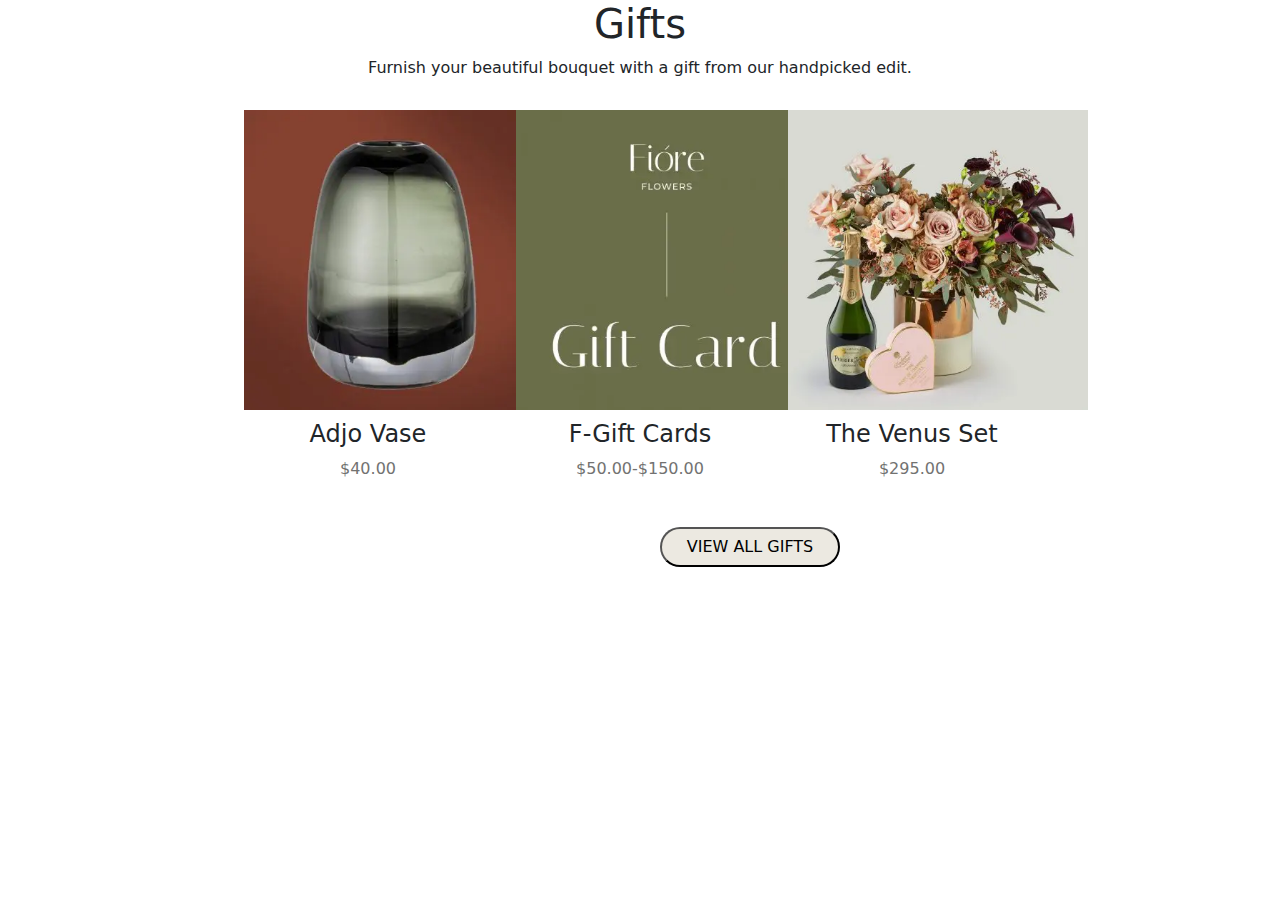
<file: text.html>
<!DOCTYPE html>
<html lang="en">
<head>
    <meta charset="UTF-8">
    <meta name="viewport" content="width=device-width, initial-scale=1.0">
    <title>Document</title>
    <link rel="stylesheet" href="https://cdnjs.cloudflare.com/ajax/libs/font-awesome/6.0.0-beta3/css/all.min.css">
    <link rel="preconnect" href="https://fonts.googleapis.com">
    <link rel="preconnect" href="https://fonts.gstatic.com" crossorigin>
    <link href="https://fonts.googleapis.com/css2?family=Fraunces:ital,opsz,wght@0,9..144,100..900;1,9..144,100..900&family=Noto+Sans+JP:wght@100..900&family=Playwrite+GB+S:ital,wght@0,100..400;1,100..400&display=swap" rel="stylesheet">
    <link href="https://cdn.jsdelivr.net/npm/bootstrap@5.2.3/dist/css/bootstrap.min.css" rel="stylesheet" integrity="sha384-rbsA2VBKQhggwzxH7pPCaAqO46MgnOM80zW1RWuH61DGLwZJEdK2Kadq2F9CUG65" crossorigin="anonymous">
    <link rel="stylesheet" href="bootstrap.min.css">
    <link rel="stylesheet" href="text.css">
</head>
<body>
    <!-- class="container text-center " -->
    <section class="gifts">
        <div class="Furnish">
            <h1>Gifts</h1>
            <p>Furnish your beautiful bouquet with a gift from our handpicked edit.</p>
        </div>
        <div class="container text-center">
            <div class="row img17">
                <div class="img177 col-xs-12 col-sm-6 col-md-6 col-lg-4">
                    <img src="imgs/img17.webp" width="300px">
                    <h4 style="margin-top: 10px;">Adjo Vase</h4>
                    <p style="color: #727271;">$40.00</p>
                </div>
                <div class="img188 col-xs-12 col-sm-6 col-md-6 col-lg-4">
                    <img src="imgs/img18.webp" width="300px">
                    <h4 style="margin-top: 10px;">F-Gift Cards</h4>
                    <p style="color: #727271;">$50.00-$150.00</p>
                </div>
                <div class="img199 col-xs-12 col-sm-12 col-md-12 col-lg-4">
                    <img src="imgs/img19.webp" width="300px">
                    <h4 style="margin-top: 10px;">The Venus Set</h4>
                    <p style="color: #727271;">$295.00</p>
                </div>
            </div>
        </div>
        <div>
            <button class="view-all">VIEW ALL GIFTS</button>
        </div>
    </section>
        
        
        <script src="popper.min.js"></script>
        <script src="bootstrap.min.js"></script>
    </body>
</file>
<file: fiore.css>
* {
    margin: 0;
    padding: 0;
    box-sizing: border-box;
    scroll-behavior: smooth;
    font-family: "Poppins";
}

.first {
    background-color: #ece9e1;
    height: 95vh;
    margin-left: 60px;
    margin-right: 50px;
    margin-top: 20px;
    position: relative;
}

.head {
    display: flex;
    justify-content: space-between;
    margin-left: 100px;
    margin-right: 50px;
}

.fiore {
    font-family: "Poppins";
    font-size: 50px;
    font-weight: 400;
    text-align: center;
    margin-left: 200px;
}

.head div a {
    text-decoration: none;
    color: black;
}

.account {
    width: 200px;
    display: flex;
    justify-content: space-around;
    text-decoration: none;
    margin-left: 250px;
}

.content {
    display: flex;
    justify-content: center;
    margin-left: 300px;
    margin-right: 300px;
    font-size: small;
    margin-top: 100px;
}

.content13 {
    text-decoration: none;
    color: black;
    display: flex;
    justify-content: space-around;
    transition: 0.4s;
}

.content13:hover {
    line-height: 20px;
    padding: 10px 20px;
    color: rgb(178, 38, 38);
}

.fa-regular:hover {
    color: rgb(251, 10, 10);
}

.fa-solid:hover {
    color: rgb(251, 10, 10);
}

.shop {
    border-radius: 10px;
    border-style: 0.1 solid;
    width: 120px;
    height: 40px;
    padding: 5px;
    margin-left: 10px;
    background-color: #ece9e1;
    transition: 0.5s ease;
}

.shop:hover {
    transform: scale(1.08);
}

.We-Tell {
    font-family: "Poppins";
    font-size: 60px;
}

.we-shop {
    display: flex;
    justify-content: center;
}

.flow {
    position: absolute;
    top: 300px;
    left: 90px;
}

.img1 {
    position: absolute;
    top: 150px;
}

.vertical-line {
    width: 0.5px;
    background-color: black;
    height: 150px;
    left: 50%;
    margin-top: 480px;
}

.Seasons {
    margin-left: 530px;
    margin-top: 100px;
    font-family: "Poppins";
    font-size: 40px;
}

.flower-plants {
    display: flex;
    justify-content: space-between;
    margin-left: 420px;
    width: 450px;
    text-decoration: none;
}

.flower {
    text-decoration: none;
    color: black;
    margin-left: 150px;
}

.plants {
    text-decoration: none;
    color: black;
    margin-right: 150px;
}

/* From Uiverse.io by vinodjangid07 */
/* To hide the checkbox */
#checkboxInput {
    display: none;
}

.toggleSwitch {
    display: flex;
    align-items: center;
    justify-content: center;
    position: relative;
    width: 40px;
    height: 30px;
    background-color: black;
    border-radius: 20px;
    cursor: pointer;
    transition-duration: 0.2s;
    top: 18px;
}

.toggleSwitch::after {
    content: "";
    position: absolute;
    height: 10px;
    width: 10px;
    left: 5px;
    background-color: transparent;
    border-radius: 50%;
    transition-duration: 0.2s;
    box-shadow: 5px 2px 7px rgba(8, 8, 8, 0.26);
    border: 5px solid white;
}

.Bloom {
    text-align: center;
    position: relative;
    top: 30px;
}

.img040 {
    transition: 0.5s ease;
}

.img040:hover {
    transform: scale(1.08);
}

.img050 {
    transition: 0.5s ease;
}

.img050:hover {
    transform: scale(1.08);
}

.img060 {
    transition: 0.5s ease;
}

.img060:hover {
    transform: scale(1.08);
}

.fa-angle-right {
    position: absolute;
    top: 1060px;
}

.fa-angle-left {
    position: absolute;
    top: 1060px;
}

.fa-angle-right:hover {
    color: cadetblue;
}

.fa-angle-left:hover {
    color: cadetblue;
}

.wedding {
    position: relative;
    font-family: "Poppins";
    margin-left: 17px;
    margin-top: 70px;
}

.weddings {
    display: flex;
    justify-content: center;
}

.img08 {
    background-color: #6a6e49;
    background-size: cover;
    position: relative;
    height: 570px;
    width: 450px;
}

.img00 {
    border-radius: 40% 40% 0 0;
    position: absolute;
    left: 140px;
    top: 80px;
}

.word {
    position: absolute;
    top: 360px;
    text-align: center;
    color: white;
    font-size: 14px;
    left: 120px;
    font: 14px / 19px "body_font", "Helvetica Neue", Helvetica, Arial, sans-serif;
}

.vertical-line2 {
    position: absolute;
    top: 200px;
    width: 1px;
    background-color: rgb(255, 255, 255);
    height: 90px;
    left: 10%;
    top: 40px;
}

.img09 {
    position: relative;
}

.vertical-line3 {
    position: absolute;
    width: .5px;
    background-color: rgb(255, 255, 255);
    height: 90px;
    left:920px;
    top: 420px;
}
.flore-fl{
    position: absolute;
    color: rgb(255, 255, 255);
    opacity: .8;
    top: 100px;
    left: 950px;
    transform: rotate(180deg);
    font-size: 15px;
    writing-mode: vertical-rl; 
    text-orientation: mixed; 
}

.fiore2 {
    position: absolute;
    color: white;
    top: 500px;
    left: 600px;
}

.img111 {
    position: relative;
    background-color: rgb(237, 237, 237);
    width: 430px;
}

.img11 {
    position: absolute;
    left: 87px;
    top: 85px;
    width: 210px;
    height: 300px;
}

.private {
    position: absolute;
    color: rgb(7, 7, 7);
    top: 400px;
    left: 60px;
    text-align: center;
    font-size: 14px;
    font: 14px / 19px "body_font", "Helvetica Neue", Helvetica, Arial, sans-serif;
    width: 300px;
}

.img12 {
    display: flex;
    justify-content: space-around;
    margin-top: 100px;
}

.shop-by {
    text-align: center;
    margin-top: 100px;
}

.img122 {
    transition: 0.5s ease;
}

.img122:hover {
    transform: scale(1.08);
}

.img133 {
    transition: 0.5s ease;
}

.img133:hover {
    transform: scale(1.08);
}

.img144 {
    transition: 0.5s ease;
}

.img144:hover {
    transform: scale(1.08);
}

.img155 {
    transition: 0.5s ease;
}

.img155:hover {
    transform: scale(1.08);
}

.img166 {
    position: relative;
    background-color: rgb(242, 245, 245);
    width: 250px;
    height: 250px;
    top: 250px;
    left: 600px;
    border-radius: 30% 30% 0 0;
}

.img16 {
    position: absolute;
    top: -230px;
}

.premier {
    position: absolute;
    top: 150px;
    width: 900px;
    text-align: center;
    left: -310px;
    font-size: 70px;
    opacity: 0.9;
}

.oooooo {
    position: absolute;
    top: 300px;
    right: -80px;
    font-size: 500px;
    color: #6a6e49;
    opacity: 0.3;
}

.story-our {
    position: absolute;
    top: 740px;
    left: 90px;
    opacity: 0.8;
}

.gifts {
    margin-top: 1000px;
}

.Furnish {
    text-align: center;
}

.img17 {
    display: flex;
    justify-content: space-between;
    margin-top: 30px;
    margin-left: 280px;
    margin-right: 280px;
    text-align: center;
}

.img177 {
    transition: 0.5s ease;
}

.img177:hover {
    transform: scale(1.1);
}

.img188 {
    transition: 0.5s ease;
}

.img188:hover {
    transform: scale(1.1);
}

.img199 {
    transition: 0.5s ease;
}

.img199:hover {
    transform: scale(1.1);
}

.view-all {
    border-radius: 20px;
    border-style: 0.1 solid;
    width: 180px;
    height: 40px;
    padding: 5px;
    margin-left: 10px;
    background-color: #ece9e1;
    transition: 0.5s ease;
    margin-left: 660px;
    margin-top: 30px;
}

.view-all:hover {
    transform: scale(1.09);
    background-size: cover;
}

.fiore-flower-school {
    position: relative;
    background-color: #e4e6d3;
    background-size: cover;
    width: 1000px;
    height: 550px;
    /* display: flex;
    justify-content: space-between; */
    top: 100px;
    left: 250px;
}

.flower-school {
    display: flex;
    justify-content: space-between;
    margin-left: 380px;
    margin-right: 380px;
    margin-top: 100px;
}

.img200 {
    position: absolute;
    background-color: #6a6e49;
    width: 460px;
    height: 440px;
    left: 80px;
    top: 60px;
}

.img20 {
    position: absolute;
    left: 50px;
    top: 50px;
}

.discover {
    position: absolute;
    left: 580px;
    top: 250px;
    align-items: center;
}

.flore-flowers {
    position: absolute;
    color: white;
    opacity: .8;
    transform: rotate(180deg);
    right: 420px;
    top: 330px;
    font-size: 15px;
    writing-mode: vertical-rl; 
    text-orientation: mixed; 
}

.Plants {
    display: flex;
    justify-content: space-between;
    margin-left: 210px;
    margin-right: 210px;
    margin-top: 300px;
}

.journal {
    text-align: center;
}

.how {
    transition: 0.5s ease;
}

.how:hover {
    transform: scale(1.08);
}

.Seasonal {
    transition: 0.5s ease;
}

.Seasonal:hover {
    transform: scale(1.08);
}

.Celebrating {
    transition: 0.5s ease;
}

.Celebrating:hover {
    transform: scale(1.08);
}

.vertical-line4 {
    position: absolute;
    width: 0.5px;
    background-color: white;
    height: 80px;
    left: 93%;
    top: 20px;
    opacity: 0.6;
}

.read {
    position: relative;
    top: 30px;
    left: 650px;
    font-size: 300px;
    color: #6a6e49;
    opacity: 0.3;
}

.read-more {
    position: absolute;
    top: 200px;
    left: 690px;
    opacity: 0.8;
    writing-mode: vertical-rl;
}
.our-store{
    display: flex;
    justify-content: space-around;
    margin-left: 190px;
    margin-right: 190px;
    margin-top: 200px;
}
.img24{
    position: relative;
    background-color: #6a6e49;
    width: 570px;
    height: 630px;
}
.img244{
    position: absolute;
    left: 80px;
    top: 80px;
    border-radius: 20% 20% 0 0;
}
.goddard{
    position: relative;
    background-color: rgb(237, 237, 235);
    width: 570px;
    height: 630px;
}
.last-word{
    margin-top: 200px;
    margin-left: 100px;
}
.Washington{
    position: absolute;
    top: 300px;
    left: 100px;
}
.monday{
    position: absolute;
    top: 400px;
    left: 100px;
}
.view-on-map{
    position: absolute;
    top: 500px;
    left: 230px;
}
.view-on-map {
    border-radius: 20px;
    border-style: 0.1 solid;
    width: 180px;
    height: 40px;
    padding: 5px;
    margin-left: 10px;
    background-color: #ece9e1;
    transition: 0.5s ease;
    margin-left: -30px;
    margin-top: 30px;
}

.view-on-map:hover {
    transform: scale(1.09);
    background-size: cover;
}
.hrrrrr{
    margin-left: 100px;
    margin-top: 140px;
}
.vertical-line5 {
    position: absolute;
    width: 1px;
    background-color: white;
    height: 130px;
    left: 93%;
    top: 20px;
    opacity: 0.6;
}
.flore-flowersss{
    /* position: absolute; */
    color: white;
    opacity: .9;
    transform: rotate(180deg);
    margin-left: 40px;
    margin-top: 500px;
    font-size: 15px;
    writing-mode: vertical-rl; 
    text-orientation: mixed; 
}
.img25{
    display: flex;
    justify-content: space-between;
    margin-left: 548px;
    margin-right: 548px;
    margin-top: 80px;
}
.follow{
    text-align: center;
    margin-top: 200px;
    opacity: .8;
}
.excellent{
    font-weight: bold;
}
.four{
    font-weight: bold;
}
.reviewss1{
    font-weight: bold;
}
.excellent-reviews{
    margin-top: 50px;
    text-align: center;
}
.fa-star{
    color: #6a6e49;
}
.goddard-hall{
    position: relative;
    background-color: #ece9e1;
    width: 90%;
    margin-left: 80px;
    height: 430px;
}
.last-fiore{
    position: absolute;
    font-family: "Poppins";
    font-size: 80px;
    font-weight: 400;
    left: 100px;
    top: 40px;
    color: #6a6e49;
}
.new-york{
    position: absolute;
    left: 110px;
    top: 180px;
}
.my-account{
    position: absolute;
    left: 600px;
    top: 170px;
    font-size: 20px;
    opacity: .8;
}
.follow-social{
    position: absolute;
    left: 1000px;
    top: 170px;
    font-size: 20px;
    opacity: .8;
}
.hama{
    position: absolute;
    width: 80%;
    top: 370px;
    left: 110px;
}
.VamTam{
    position: absolute;
    display: flex;
    justify-content: space-around;
    left: 100px;
    top: 400px;
}
.Cookie{
    position: absolute;
    display: flex;
    justify-content: space-around;
    left: 1000px;
    top: 400px;
}
.Privacy{
    margin-right: 30px;
}
.modal-dialog{
    width: 700px;
}
.new{
    margin-left: 30%;
    align-items: center;
    font-weight: bold;
}
.btn-success{
    width: 460px;
}
.neww{
    align-items: center;
    font-weight: bold;
}
</file>
<file: text.css>
body {
    overflow-x: hidden;
}

.gifts {
    /* margin-top: 1000px; */
}

.Furnish {
    text-align: center;
}

.img17 {
    display: flex;
    justify-content: space-between;
    margin-top: 30px;
    margin-left: 150px;
    margin-right: 150px;
    text-align: center;
}

.img177 {
    transition: 0.5s ease;
}

.img177:hover {
    transform: scale(1.1);
}

.img188 {
    transition: 0.5s ease;
}

.img188:hover {
    transform: scale(1.1);
}

.img199 {
    transition: 0.5s ease;
}

.img199:hover {
    transform: scale(1.1);
}

.view-all {
    border-radius: 20px;
    border-style: 0.1 solid;
    width: 180px;
    height: 40px;
    padding: 5px;
    margin-left: 10px;
    background-color: #ece9e1;
    transition: 0.5s ease;
    margin-left: 660px;
    margin-top: 30px;
}

.view-all:hover {
    transform: scale(1.09);
    background-size: cover;
}
</file>
